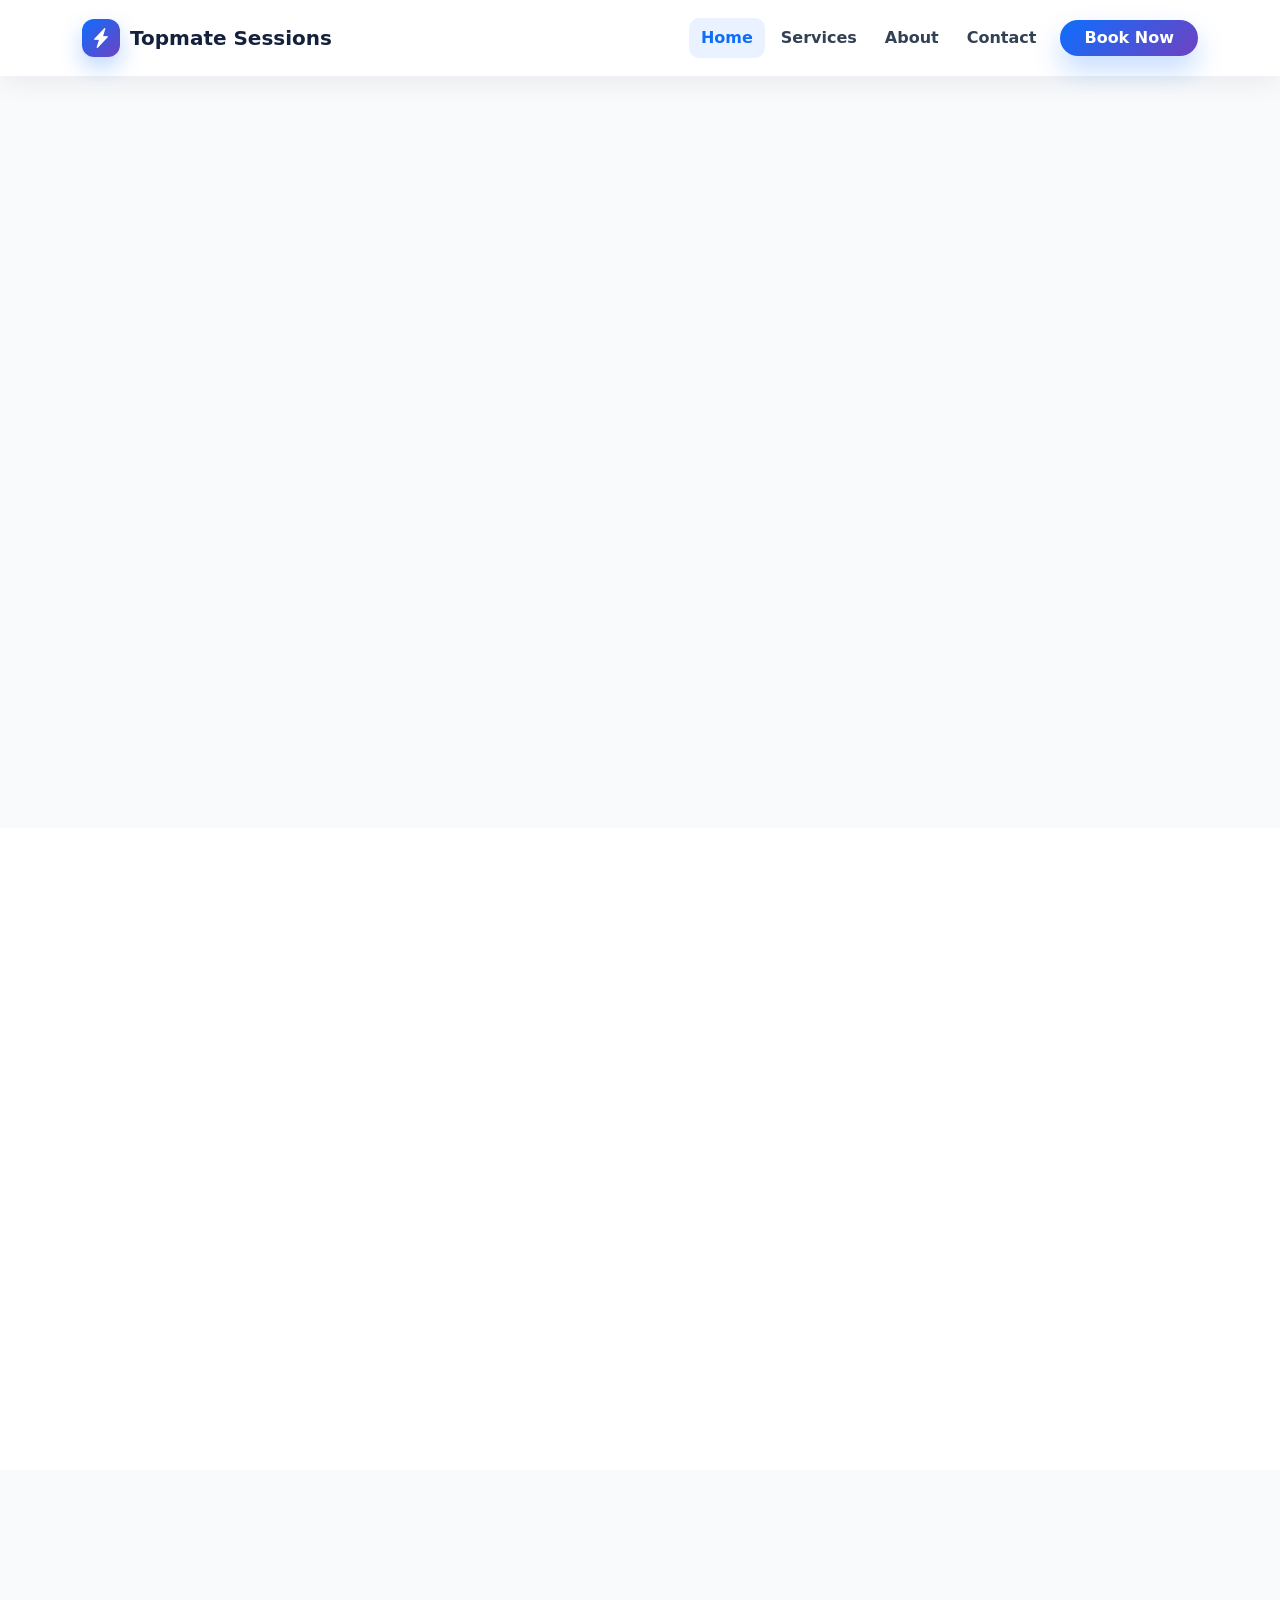
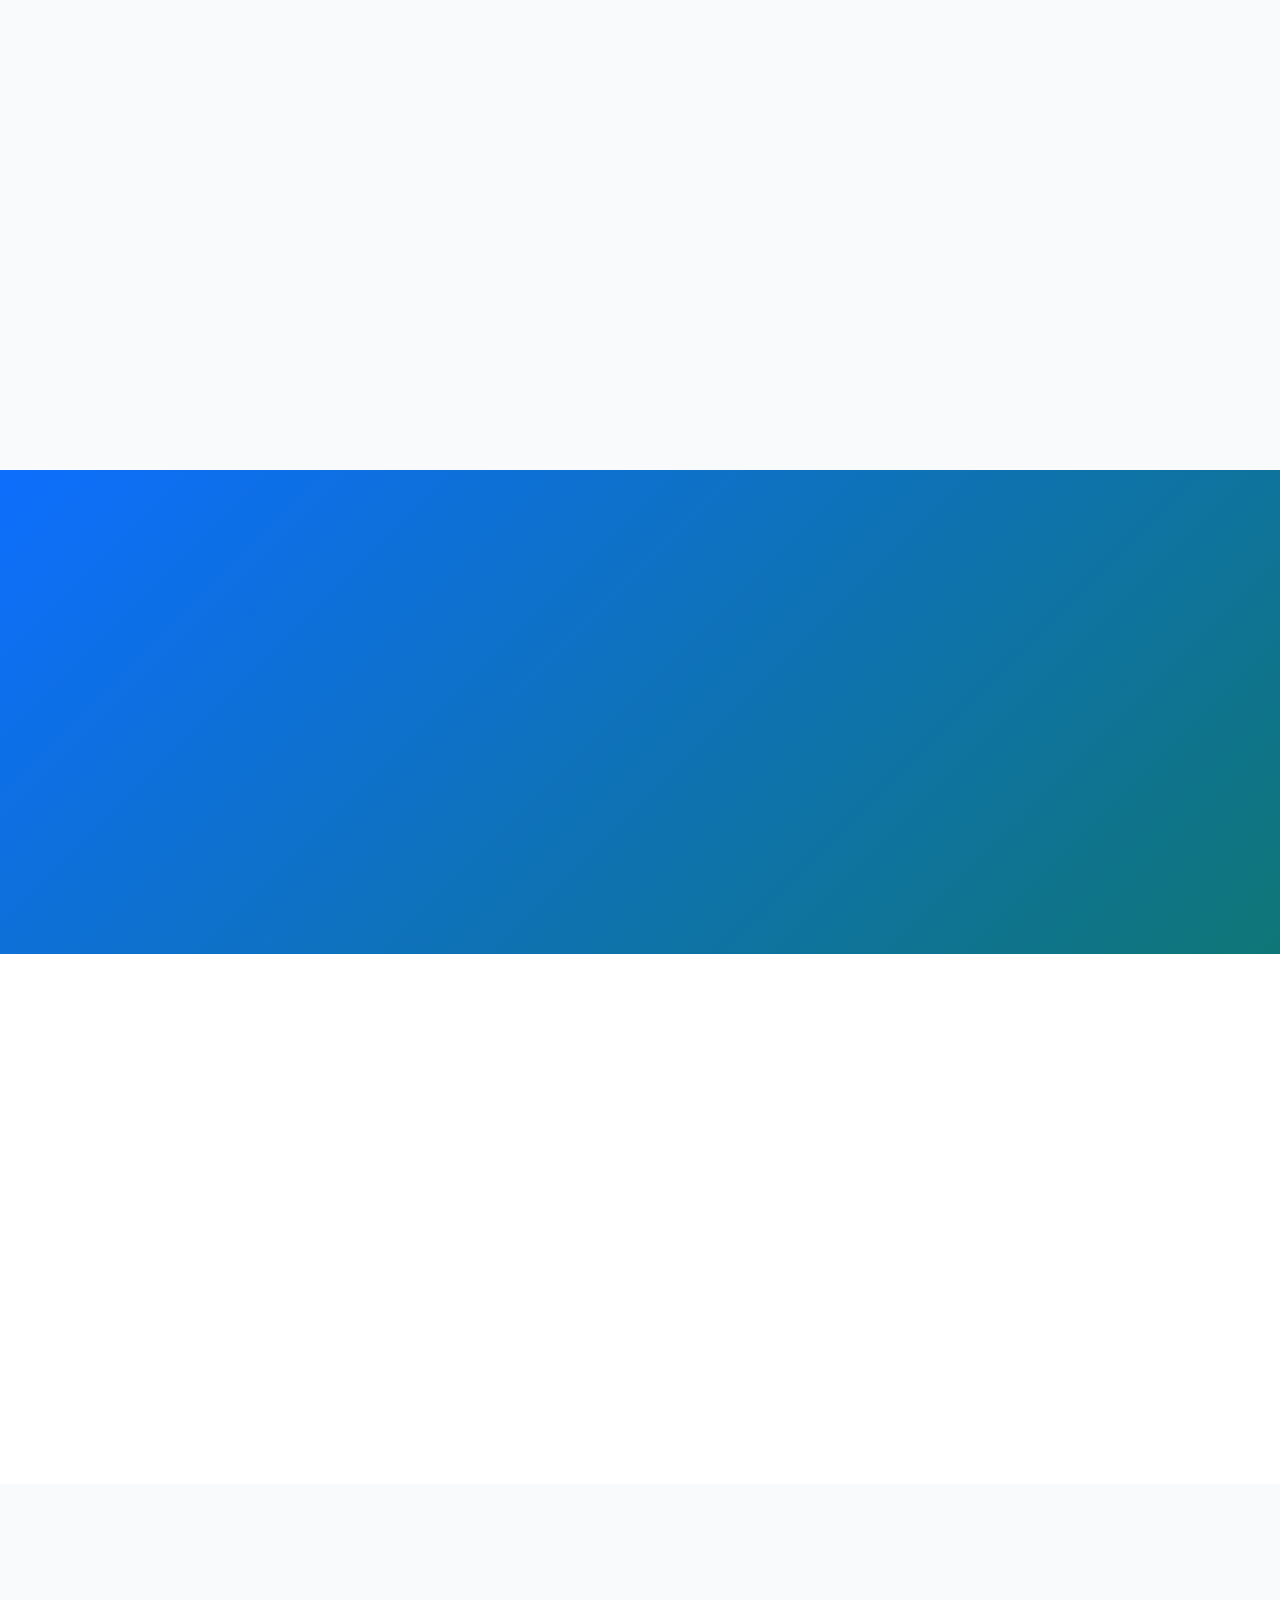
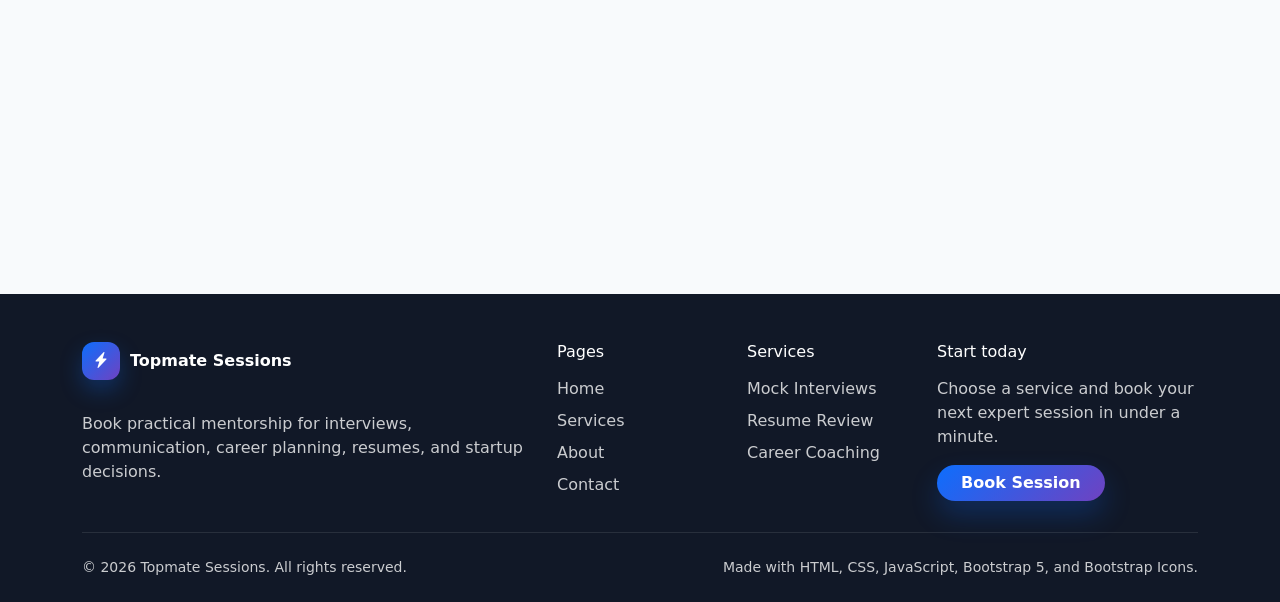
<file: index.html>
<!DOCTYPE html>
<html lang="en">
<head>
  <meta charset="UTF-8">
  <meta name="viewport" content="width=device-width, initial-scale=1.0">
  <meta http-equiv="refresh" content="0; url=Home.html">
  <title>Topmate Sessions</title>
</head>
<body>
  <p>Redirecting to <a href="Home.html">Topmate Sessions Home</a>.</p>
</body>
</html>
</file>
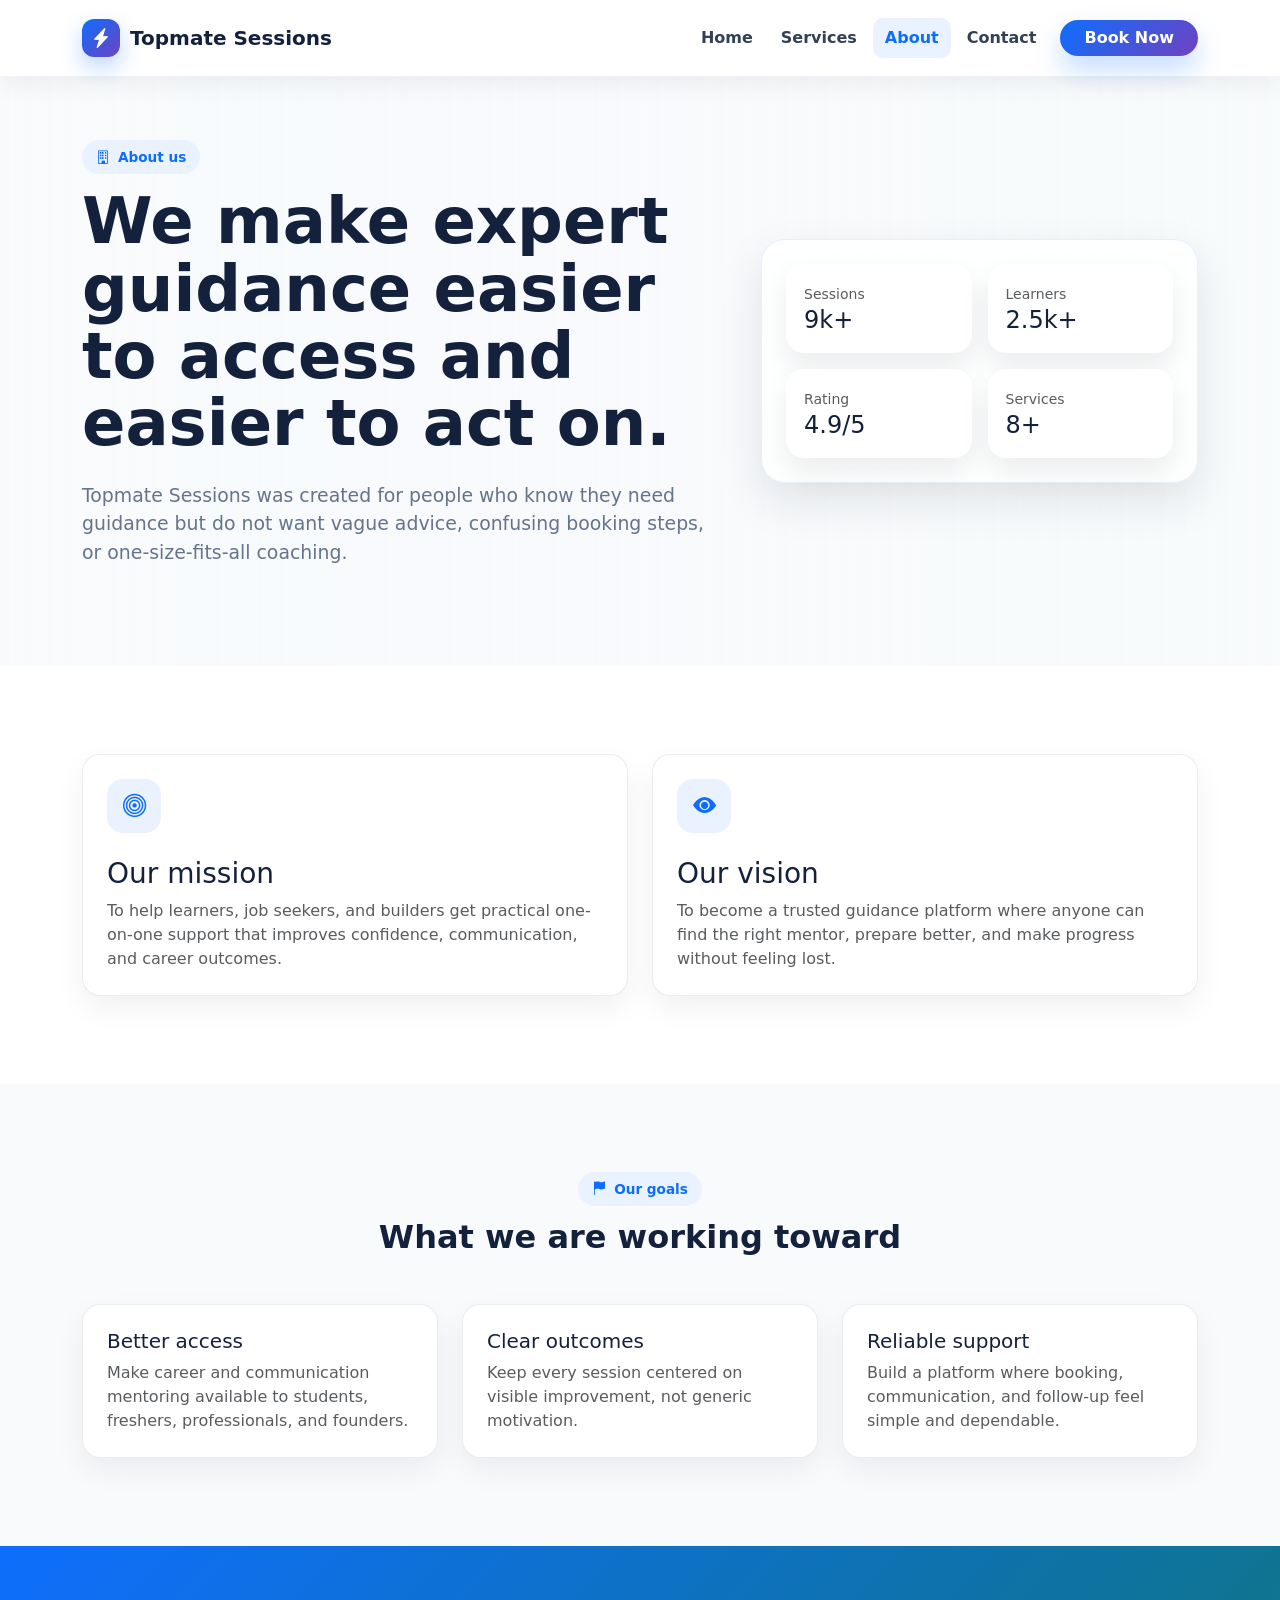
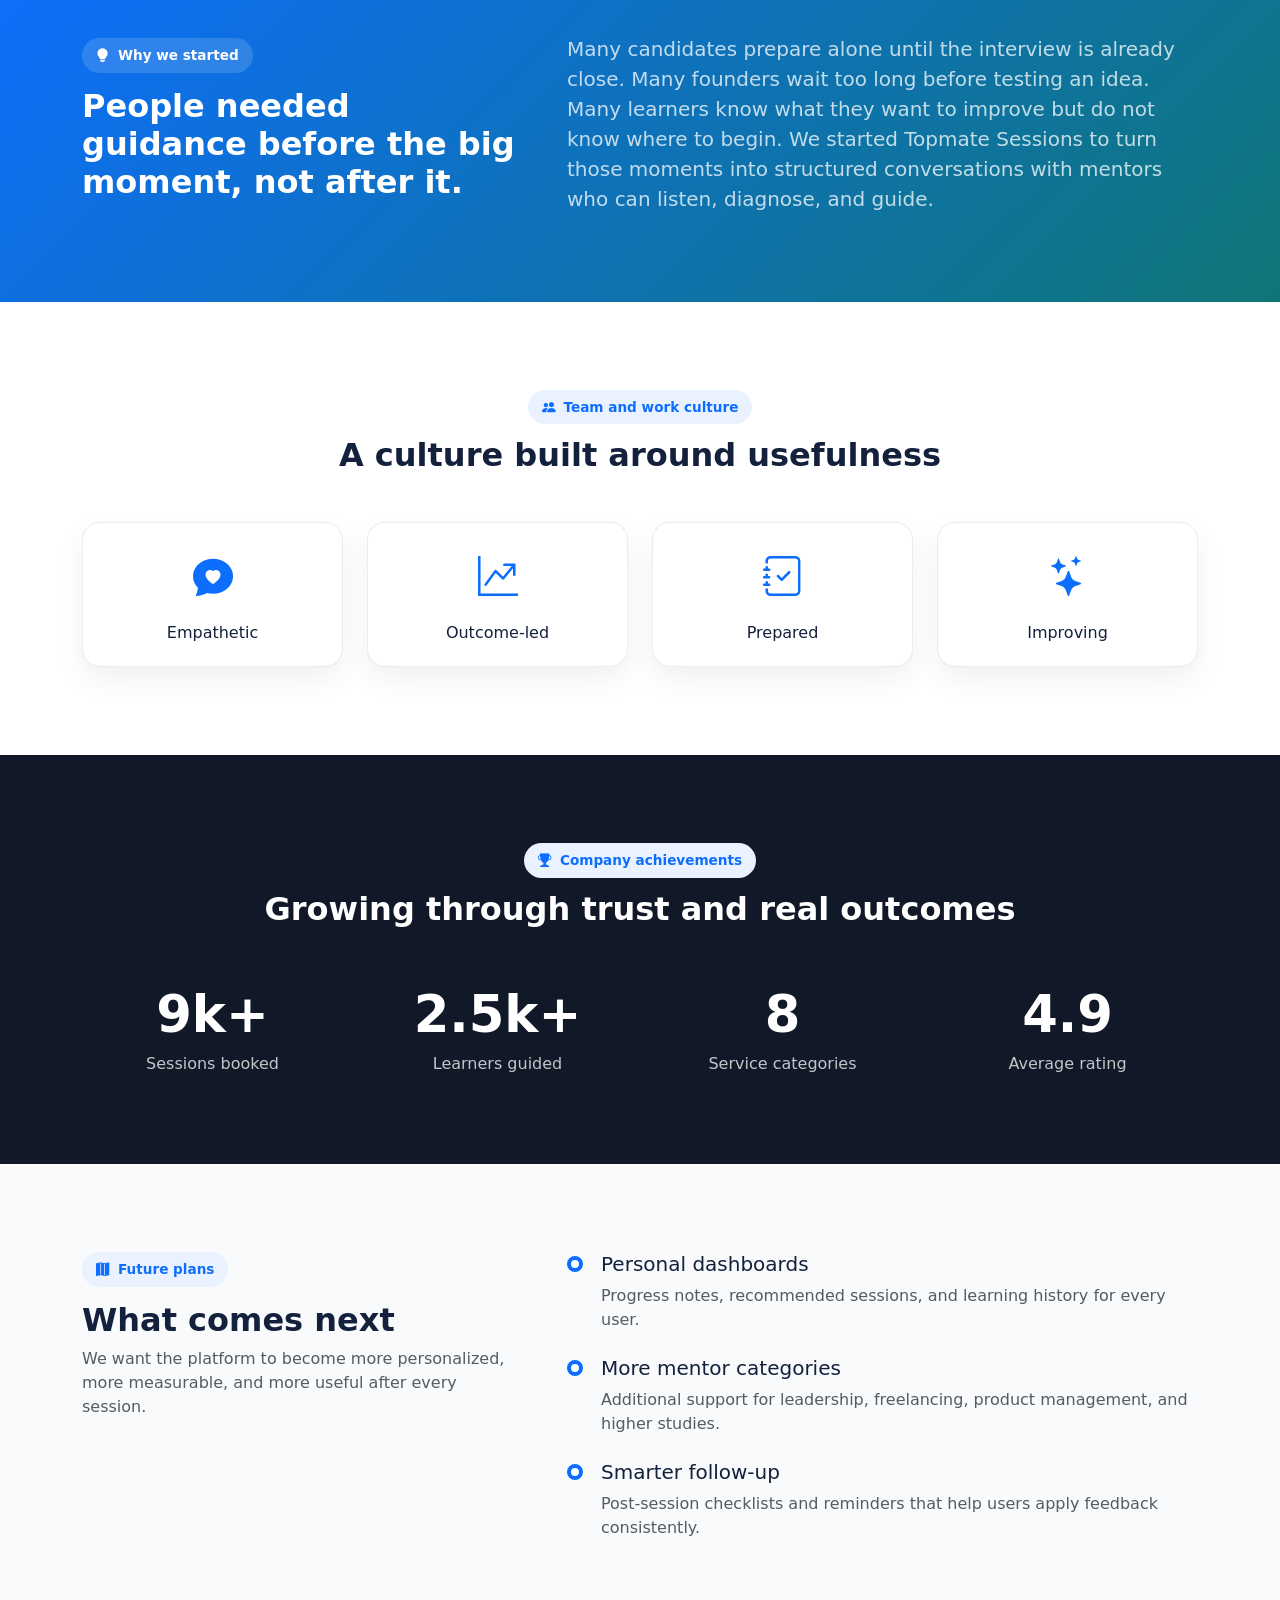
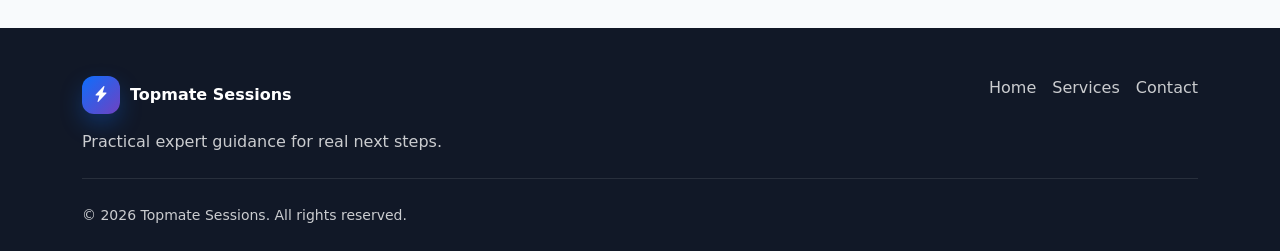
<file: About.html>
<!DOCTYPE html>
<html lang="en">
<head>
  <meta charset="UTF-8">
  <meta name="viewport" content="width=device-width, initial-scale=1.0">
  <title>Topmate Sessions - About</title>
  <link href="https://cdn.jsdelivr.net/npm/bootstrap@5.3.3/dist/css/bootstrap.min.css" rel="stylesheet">
  <link href="https://cdn.jsdelivr.net/npm/bootstrap-icons@1.11.3/font/bootstrap-icons.css" rel="stylesheet">
  <link href="assets/css/style.css" rel="stylesheet">
</head>
<body>
  <nav class="navbar navbar-expand-lg fixed-top">
    <div class="container">
      <a class="navbar-brand" href="Home.html"><span class="brand-mark"><i class="bi bi-lightning-charge-fill"></i></span>Topmate Sessions</a>
      <button class="navbar-toggler" type="button" data-bs-toggle="collapse" data-bs-target="#mainNav" aria-controls="mainNav" aria-expanded="false" aria-label="Toggle navigation"><span class="navbar-toggler-icon"></span></button>
      <div class="collapse navbar-collapse" id="mainNav">
        <ul class="navbar-nav ms-auto align-items-lg-center gap-lg-1 mt-3 mt-lg-0">
          <li class="nav-item"><a class="nav-link" href="Home.html">Home</a></li>
          <li class="nav-item"><a class="nav-link" href="Services.html">Services</a></li>
          <li class="nav-item"><a class="nav-link active" href="About.html">About</a></li>
          <li class="nav-item"><a class="nav-link" href="Contact.html">Contact</a></li>
          <li class="nav-item ms-lg-2"><a class="btn btn-gradient rounded-pill px-4" href="Services.html">Book Now</a></li>
        </ul>
      </div>
    </div>
  </nav>

  <header class="page-hero">
    <div class="container">
      <div class="row align-items-center g-5">
        <div class="col-lg-7 reveal">
          <span class="section-eyebrow"><i class="bi bi-building"></i> About us</span>
          <h1>We make expert guidance easier to access and easier to act on.</h1>
          <p class="mt-4">Topmate Sessions was created for people who know they need guidance but do not want vague advice, confusing booking steps, or one-size-fits-all coaching.</p>
        </div>
        <div class="col-lg-5 reveal">
          <div class="glass-panel">
            <div class="row g-3">
              <div class="col-6"><div class="info-tile"><small class="text-muted">Sessions</small><h4 class="mb-0">9k+</h4></div></div>
              <div class="col-6"><div class="info-tile"><small class="text-muted">Learners</small><h4 class="mb-0">2.5k+</h4></div></div>
              <div class="col-6"><div class="info-tile"><small class="text-muted">Rating</small><h4 class="mb-0">4.9/5</h4></div></div>
              <div class="col-6"><div class="info-tile"><small class="text-muted">Services</small><h4 class="mb-0">8+</h4></div></div>
            </div>
          </div>
        </div>
      </div>
    </div>
  </header>

  <section class="section-padding bg-white">
    <div class="container">
      <div class="row g-4">
        <div class="col-lg-6 reveal">
          <div class="value-card p-4">
            <div class="icon-box soft mb-4"><i class="bi bi-bullseye"></i></div>
            <h3>Our mission</h3>
            <p class="text-muted mb-0">To help learners, job seekers, and builders get practical one-on-one support that improves confidence, communication, and career outcomes.</p>
          </div>
        </div>
        <div class="col-lg-6 reveal">
          <div class="value-card p-4">
            <div class="icon-box soft mb-4"><i class="bi bi-eye-fill"></i></div>
            <h3>Our vision</h3>
            <p class="text-muted mb-0">To become a trusted guidance platform where anyone can find the right mentor, prepare better, and make progress without feeling lost.</p>
          </div>
        </div>
      </div>
    </div>
  </section>

  <section class="section-padding">
    <div class="container">
      <div class="text-center mb-5 reveal">
        <span class="section-eyebrow"><i class="bi bi-flag-fill"></i> Our goals</span>
        <h2 class="section-title">What we are working toward</h2>
      </div>
      <div class="row g-4">
        <div class="col-md-4 reveal"><div class="culture-card p-4"><h5>Better access</h5><p class="text-muted mb-0">Make career and communication mentoring available to students, freshers, professionals, and founders.</p></div></div>
        <div class="col-md-4 reveal"><div class="culture-card p-4"><h5>Clear outcomes</h5><p class="text-muted mb-0">Keep every session centered on visible improvement, not generic motivation.</p></div></div>
        <div class="col-md-4 reveal"><div class="culture-card p-4"><h5>Reliable support</h5><p class="text-muted mb-0">Build a platform where booking, communication, and follow-up feel simple and dependable.</p></div></div>
      </div>
    </div>
  </section>

  <section class="section-padding features-band">
    <div class="container">
      <div class="row align-items-center g-5">
        <div class="col-lg-5 reveal">
          <span class="section-eyebrow"><i class="bi bi-lightbulb-fill"></i> Why we started</span>
          <h2 class="fw-bold">People needed guidance before the big moment, not after it.</h2>
        </div>
        <div class="col-lg-7 reveal">
          <p class="fs-5 opacity-75 mb-0">Many candidates prepare alone until the interview is already close. Many founders wait too long before testing an idea. Many learners know what they want to improve but do not know where to begin. We started Topmate Sessions to turn those moments into structured conversations with mentors who can listen, diagnose, and guide.</p>
        </div>
      </div>
    </div>
  </section>

  <section class="section-padding bg-white">
    <div class="container">
      <div class="text-center mb-5 reveal">
        <span class="section-eyebrow"><i class="bi bi-people-fill"></i> Team and work culture</span>
        <h2 class="section-title">A culture built around usefulness</h2>
      </div>
      <div class="row g-4">
        <div class="col-md-3 col-6 reveal"><div class="culture-card p-4 text-center"><i class="bi bi-chat-heart-fill text-primary fs-1"></i><h6 class="mt-3 mb-0">Empathetic</h6></div></div>
        <div class="col-md-3 col-6 reveal"><div class="culture-card p-4 text-center"><i class="bi bi-graph-up-arrow text-primary fs-1"></i><h6 class="mt-3 mb-0">Outcome-led</h6></div></div>
        <div class="col-md-3 col-6 reveal"><div class="culture-card p-4 text-center"><i class="bi bi-journal-check text-primary fs-1"></i><h6 class="mt-3 mb-0">Prepared</h6></div></div>
        <div class="col-md-3 col-6 reveal"><div class="culture-card p-4 text-center"><i class="bi bi-stars text-primary fs-1"></i><h6 class="mt-3 mb-0">Improving</h6></div></div>
      </div>
    </div>
  </section>

  <section class="section-padding stat-band">
    <div class="container">
      <div class="text-center mb-5 reveal">
        <span class="section-eyebrow"><i class="bi bi-trophy-fill"></i> Company achievements</span>
        <h2 class="section-title text-white">Growing through trust and real outcomes</h2>
      </div>
      <div class="row g-4 text-center">
        <div class="col-md-3 col-6 reveal"><div class="stat-number">9k+</div><p class="mb-0 opacity-75">Sessions booked</p></div>
        <div class="col-md-3 col-6 reveal"><div class="stat-number">2.5k+</div><p class="mb-0 opacity-75">Learners guided</p></div>
        <div class="col-md-3 col-6 reveal"><div class="stat-number">8</div><p class="mb-0 opacity-75">Service categories</p></div>
        <div class="col-md-3 col-6 reveal"><div class="stat-number">4.9</div><p class="mb-0 opacity-75">Average rating</p></div>
      </div>
    </div>
  </section>

  <section class="section-padding">
    <div class="container">
      <div class="row g-5 align-items-start">
        <div class="col-lg-5 reveal">
          <span class="section-eyebrow"><i class="bi bi-map-fill"></i> Future plans</span>
          <h2 class="fw-bold">What comes next</h2>
          <p class="text-muted">We want the platform to become more personalized, more measurable, and more useful after every session.</p>
        </div>
        <div class="col-lg-7 reveal">
          <div class="d-grid gap-4">
            <div class="timeline-item"><h5>Personal dashboards</h5><p class="text-muted mb-0">Progress notes, recommended sessions, and learning history for every user.</p></div>
            <div class="timeline-item"><h5>More mentor categories</h5><p class="text-muted mb-0">Additional support for leadership, freelancing, product management, and higher studies.</p></div>
            <div class="timeline-item"><h5>Smarter follow-up</h5><p class="text-muted mb-0">Post-session checklists and reminders that help users apply feedback consistently.</p></div>
          </div>
        </div>
      </div>
    </div>
  </section>

  <footer class="footer pt-5 pb-4">
    <div class="container">
      <div class="d-flex flex-column flex-md-row justify-content-between gap-3">
        <div><a class="navbar-brand text-white" href="Home.html"><span class="brand-mark"><i class="bi bi-lightning-charge-fill"></i></span>Topmate Sessions</a><p class="mt-3 mb-0">Practical expert guidance for real next steps.</p></div>
        <div class="d-flex gap-3 align-items-start"><a href="Home.html">Home</a><a href="Services.html">Services</a><a href="Contact.html">Contact</a></div>
      </div>
      <hr class="border-secondary my-4">
      <small>&copy; 2026 Topmate Sessions. All rights reserved.</small>
    </div>
  </footer>

  <script src="https://cdn.jsdelivr.net/npm/bootstrap@5.3.3/dist/js/bootstrap.bundle.min.js"></script>
  <script src="assets/js/main.js"></script>
</body>
</html>
</file>
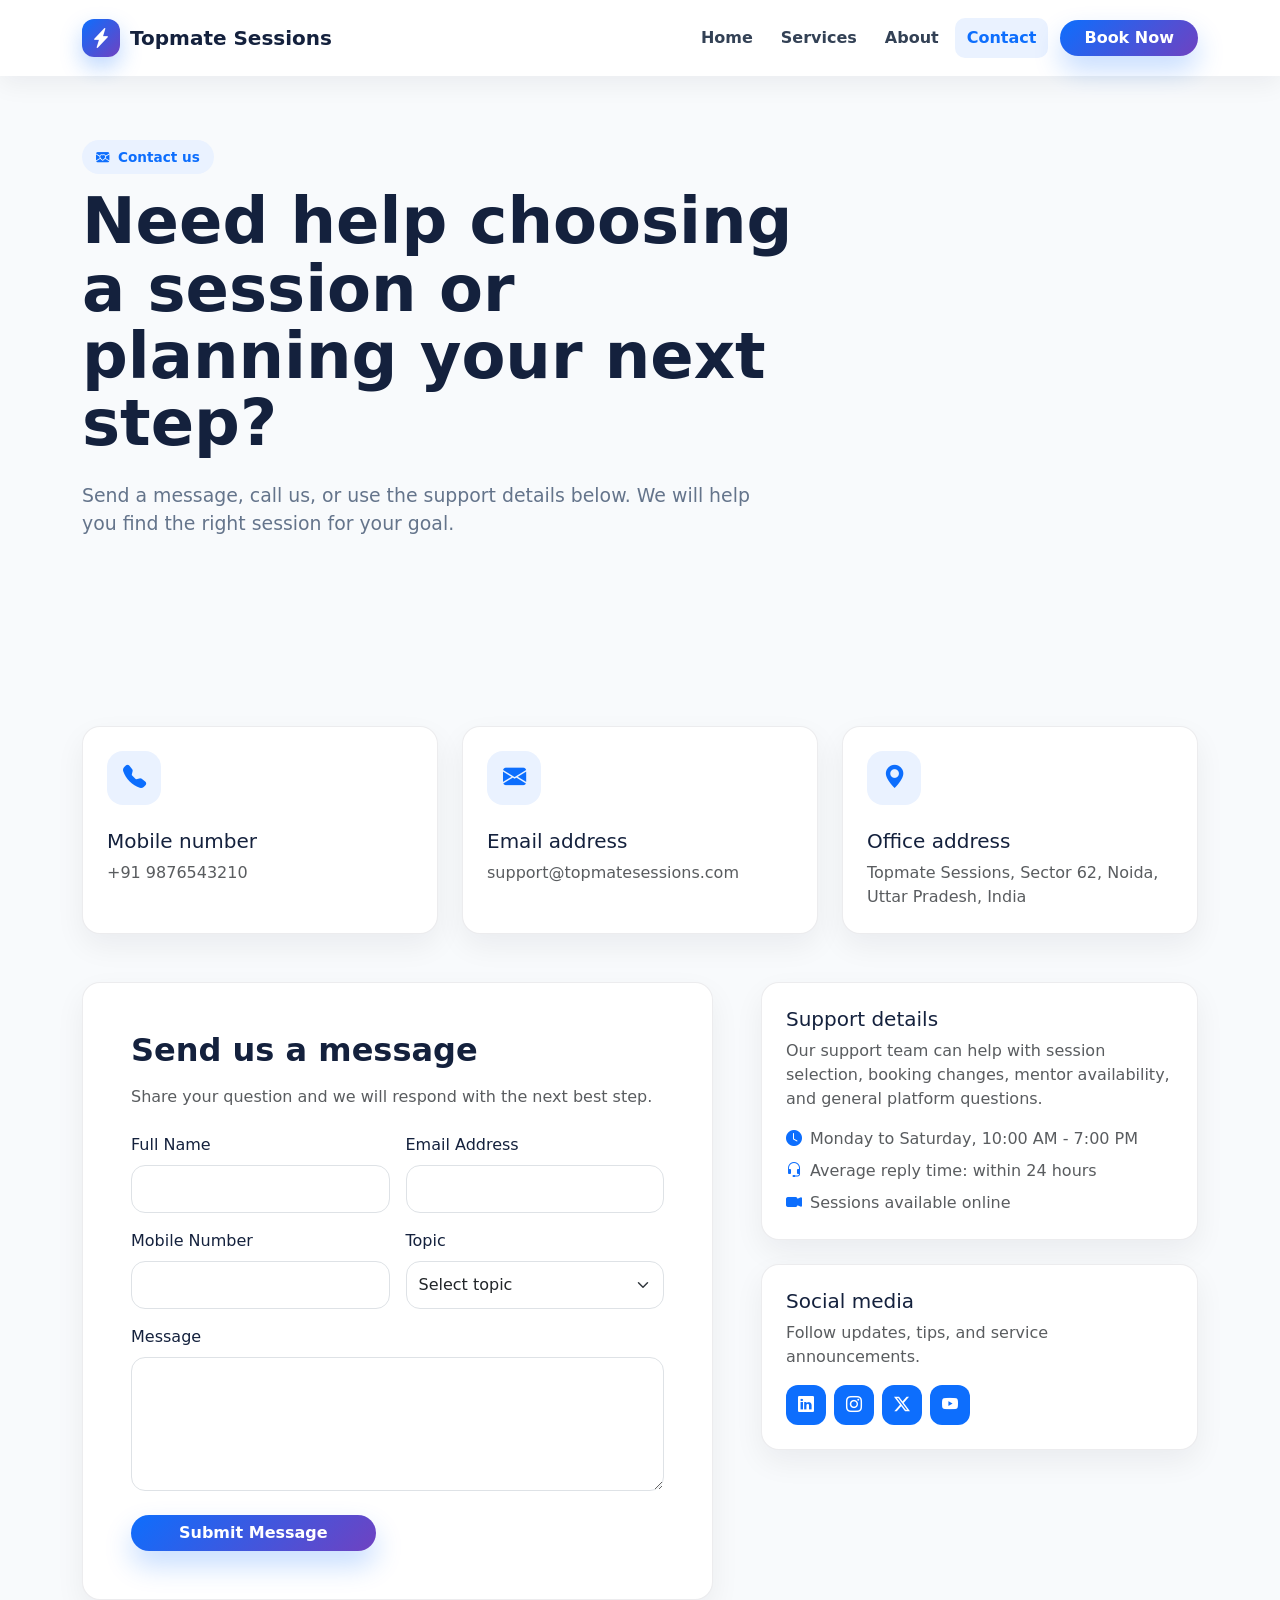
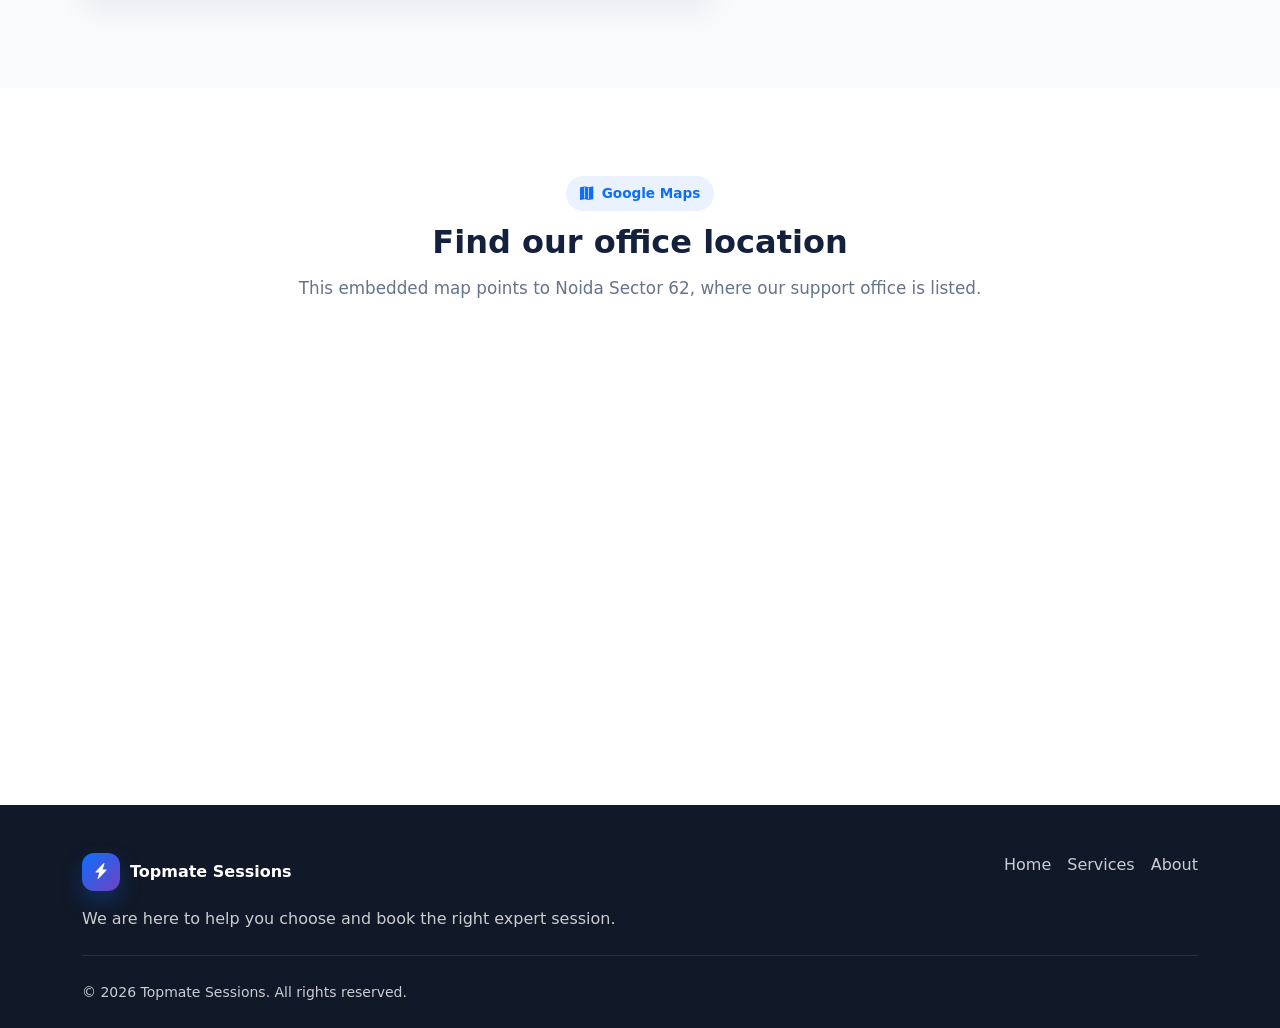
<file: Contact.html>
<!DOCTYPE html>
<html lang="en">
<head>
  <meta charset="UTF-8">
  <meta name="viewport" content="width=device-width, initial-scale=1.0">
  <title>Topmate Sessions - Contact</title>
  <link href="https://cdn.jsdelivr.net/npm/bootstrap@5.3.3/dist/css/bootstrap.min.css" rel="stylesheet">
  <link href="https://cdn.jsdelivr.net/npm/bootstrap-icons@1.11.3/font/bootstrap-icons.css" rel="stylesheet">
  <link href="assets/css/style.css" rel="stylesheet">
</head>
<body>
  <nav class="navbar navbar-expand-lg fixed-top">
    <div class="container">
      <a class="navbar-brand" href="Home.html"><span class="brand-mark"><i class="bi bi-lightning-charge-fill"></i></span>Topmate Sessions</a>
      <button class="navbar-toggler" type="button" data-bs-toggle="collapse" data-bs-target="#mainNav" aria-controls="mainNav" aria-expanded="false" aria-label="Toggle navigation"><span class="navbar-toggler-icon"></span></button>
      <div class="collapse navbar-collapse" id="mainNav">
        <ul class="navbar-nav ms-auto align-items-lg-center gap-lg-1 mt-3 mt-lg-0">
          <li class="nav-item"><a class="nav-link" href="Home.html">Home</a></li>
          <li class="nav-item"><a class="nav-link" href="Services.html">Services</a></li>
          <li class="nav-item"><a class="nav-link" href="About.html">About</a></li>
          <li class="nav-item"><a class="nav-link active" href="Contact.html">Contact</a></li>
          <li class="nav-item ms-lg-2"><a class="btn btn-gradient rounded-pill px-4" href="Services.html">Book Now</a></li>
        </ul>
      </div>
    </div>
  </nav>

  <header class="page-hero">
    <div class="container">
      <div class="reveal">
        <span class="section-eyebrow"><i class="bi bi-envelope-heart-fill"></i> Contact us</span>
        <h1>Need help choosing a session or planning your next step?</h1>
        <p class="mt-4">Send a message, call us, or use the support details below. We will help you find the right session for your goal.</p>
      </div>
    </div>
  </header>

  <section class="section-padding">
    <div class="container">
      <div class="row g-4 mb-5">
        <div class="col-md-4 reveal">
          <div class="contact-card p-4">
            <div class="icon-box soft mb-4"><i class="bi bi-telephone-fill"></i></div>
            <h5>Mobile number</h5>
            <p class="text-muted mb-0">+91 9876543210</p>
          </div>
        </div>
        <div class="col-md-4 reveal">
          <div class="contact-card p-4">
            <div class="icon-box soft mb-4"><i class="bi bi-envelope-fill"></i></div>
            <h5>Email address</h5>
            <p class="text-muted mb-0">support@topmatesessions.com</p>
          </div>
        </div>
        <div class="col-md-4 reveal">
          <div class="contact-card p-4">
            <div class="icon-box soft mb-4"><i class="bi bi-geo-alt-fill"></i></div>
            <h5>Office address</h5>
            <p class="text-muted mb-0">Topmate Sessions, Sector 62, Noida, Uttar Pradesh, India</p>
          </div>
        </div>
      </div>

      <div class="row g-5">
        <div class="col-lg-7 reveal">
          <div class="contact-card p-4 p-lg-5">
            <h2 class="fw-bold mb-3">Send us a message</h2>
            <p class="text-muted mb-4">Share your question and we will respond with the next best step.</p>
            <form class="needs-validation" id="contactForm" novalidate>
              <div class="row g-3">
                <div class="col-md-6">
                  <label for="fullName" class="form-label">Full Name</label>
                  <input type="text" class="form-control" id="fullName" required>
                  <div class="invalid-feedback">Please enter your name.</div>
                </div>
                <div class="col-md-6">
                  <label for="contactEmail" class="form-label">Email Address</label>
                  <input type="email" class="form-control" id="contactEmail" required>
                  <div class="invalid-feedback">Please enter a valid email.</div>
                </div>
                <div class="col-md-6">
                  <label for="contactPhone" class="form-label">Mobile Number</label>
                  <input type="tel" class="form-control" id="contactPhone" pattern="[0-9]{10}" required>
                  <div class="invalid-feedback">Please enter a valid 10-digit mobile number.</div>
                </div>
                <div class="col-md-6">
                  <label for="topic" class="form-label">Topic</label>
                  <select class="form-select" id="topic" required>
                    <option value="" selected disabled>Select topic</option>
                    <option>Booking support</option>
                    <option>Service recommendation</option>
                    <option>Payment question</option>
                    <option>Partnership</option>
                  </select>
                  <div class="invalid-feedback">Please select a topic.</div>
                </div>
                <div class="col-12">
                  <label for="message" class="form-label">Message</label>
                  <textarea class="form-control" id="message" rows="5" required></textarea>
                  <div class="invalid-feedback">Please enter your message.</div>
                </div>
              </div>
              <button type="submit" class="btn btn-gradient rounded-pill px-5 mt-4">Submit Message</button>
            </form>
          </div>
        </div>

        <div class="col-lg-5 reveal">
          <div class="d-grid gap-4">
            <div class="contact-card p-4">
              <h5>Support details</h5>
              <p class="text-muted mb-3">Our support team can help with session selection, booking changes, mentor availability, and general platform questions.</p>
              <div class="d-grid gap-2 text-muted">
                <span><i class="bi bi-clock-fill text-primary me-2"></i>Monday to Saturday, 10:00 AM - 7:00 PM</span>
                <span><i class="bi bi-headset text-primary me-2"></i>Average reply time: within 24 hours</span>
                <span><i class="bi bi-camera-video-fill text-primary me-2"></i>Sessions available online</span>
              </div>
            </div>
            <div class="contact-card p-4">
              <h5>Social media</h5>
              <p class="text-muted">Follow updates, tips, and service announcements.</p>
              <div class="d-flex gap-2">
                <a class="social-link bg-primary text-white" href="https://www.linkedin.com" aria-label="LinkedIn"><i class="bi bi-linkedin"></i></a>
                <a class="social-link bg-primary text-white" href="https://www.instagram.com" aria-label="Instagram"><i class="bi bi-instagram"></i></a>
                <a class="social-link bg-primary text-white" href="https://x.com" aria-label="Twitter X"><i class="bi bi-twitter-x"></i></a>
                <a class="social-link bg-primary text-white" href="https://www.youtube.com" aria-label="YouTube"><i class="bi bi-youtube"></i></a>
              </div>
            </div>
          </div>
        </div>
      </div>
    </div>
  </section>

  <section class="section-padding bg-white">
    <div class="container">
      <div class="text-center mb-5 reveal">
        <span class="section-eyebrow"><i class="bi bi-map-fill"></i> Google Maps</span>
        <h2 class="section-title">Find our office location</h2>
        <p class="section-copy">This embedded map points to Noida Sector 62, where our support office is listed.</p>
      </div>
      <div class="reveal">
        <iframe class="map-frame" title="Topmate Sessions office map" loading="lazy" allowfullscreen src="https://www.google.com/maps?q=Sector%2062%20Noida%20Uttar%20Pradesh%20India&output=embed"></iframe>
      </div>
    </div>
  </section>

  <footer class="footer pt-5 pb-4">
    <div class="container">
      <div class="d-flex flex-column flex-md-row justify-content-between gap-3">
        <div><a class="navbar-brand text-white" href="Home.html"><span class="brand-mark"><i class="bi bi-lightning-charge-fill"></i></span>Topmate Sessions</a><p class="mt-3 mb-0">We are here to help you choose and book the right expert session.</p></div>
        <div class="d-flex gap-3 align-items-start"><a href="Home.html">Home</a><a href="Services.html">Services</a><a href="About.html">About</a></div>
      </div>
      <hr class="border-secondary my-4">
      <small>&copy; 2026 Topmate Sessions. All rights reserved.</small>
    </div>
  </footer>

  <div class="position-fixed top-0 end-0 p-3" style="z-index: 1080">
    <div id="contactToast" class="toast align-items-center text-bg-success border-0" role="alert" aria-live="assertive" aria-atomic="true">
      <div class="d-flex">
        <div class="toast-body"><i class="bi bi-check-circle-fill me-2"></i>Your message has been submitted successfully.</div>
        <button type="button" class="btn-close btn-close-white me-2 m-auto" data-bs-dismiss="toast" aria-label="Close"></button>
      </div>
    </div>
  </div>

  <script src="https://cdn.jsdelivr.net/npm/bootstrap@5.3.3/dist/js/bootstrap.bundle.min.js"></script>
  <script src="assets/js/main.js"></script>
  <script>
    const contactForm = document.getElementById("contactForm");
    const contactToast = new bootstrap.Toast(document.getElementById("contactToast"), { delay: 3500 });

    contactForm.addEventListener("submit", (event) => {
      event.preventDefault();
      event.stopPropagation();

      if (!contactForm.checkValidity()) {
        contactForm.classList.add("was-validated");
        return;
      }

      contactToast.show();
      contactForm.reset();
      contactForm.classList.remove("was-validated");
    });
  </script>
</body>
</html>
</file>
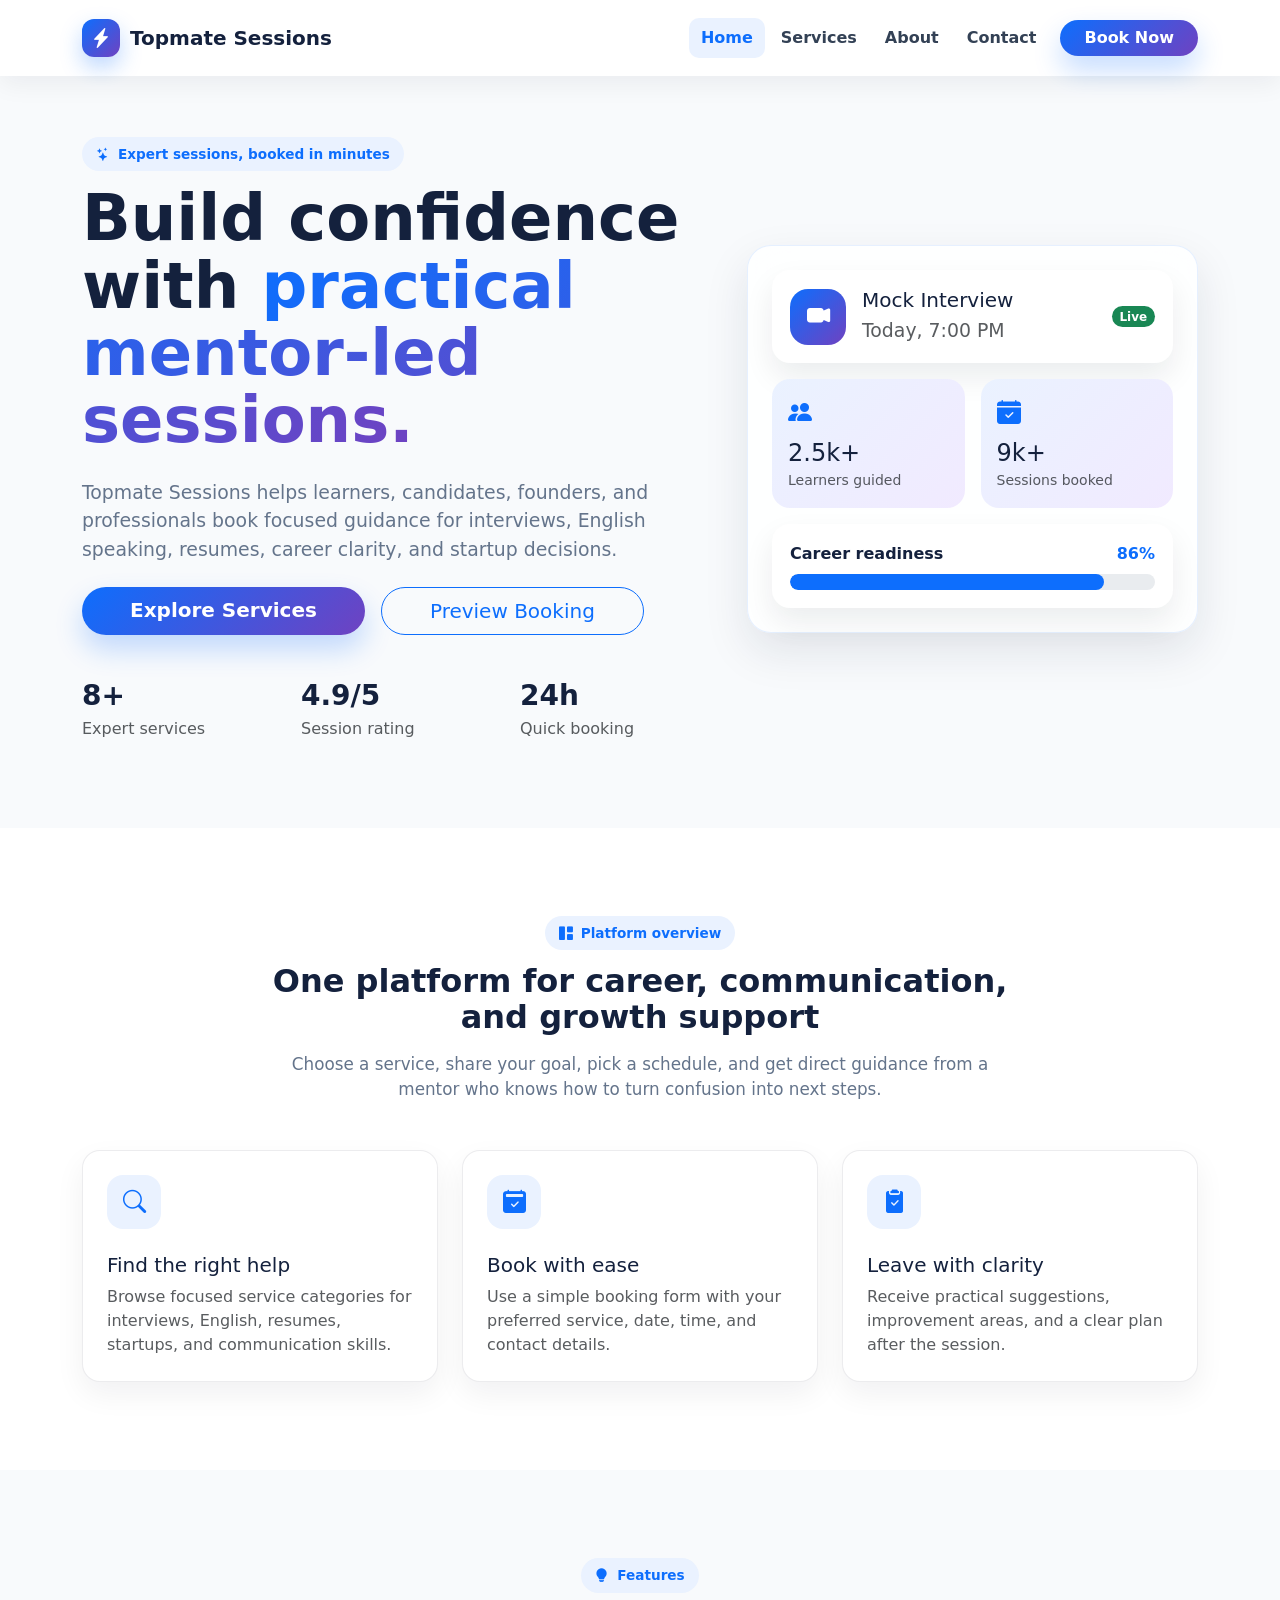
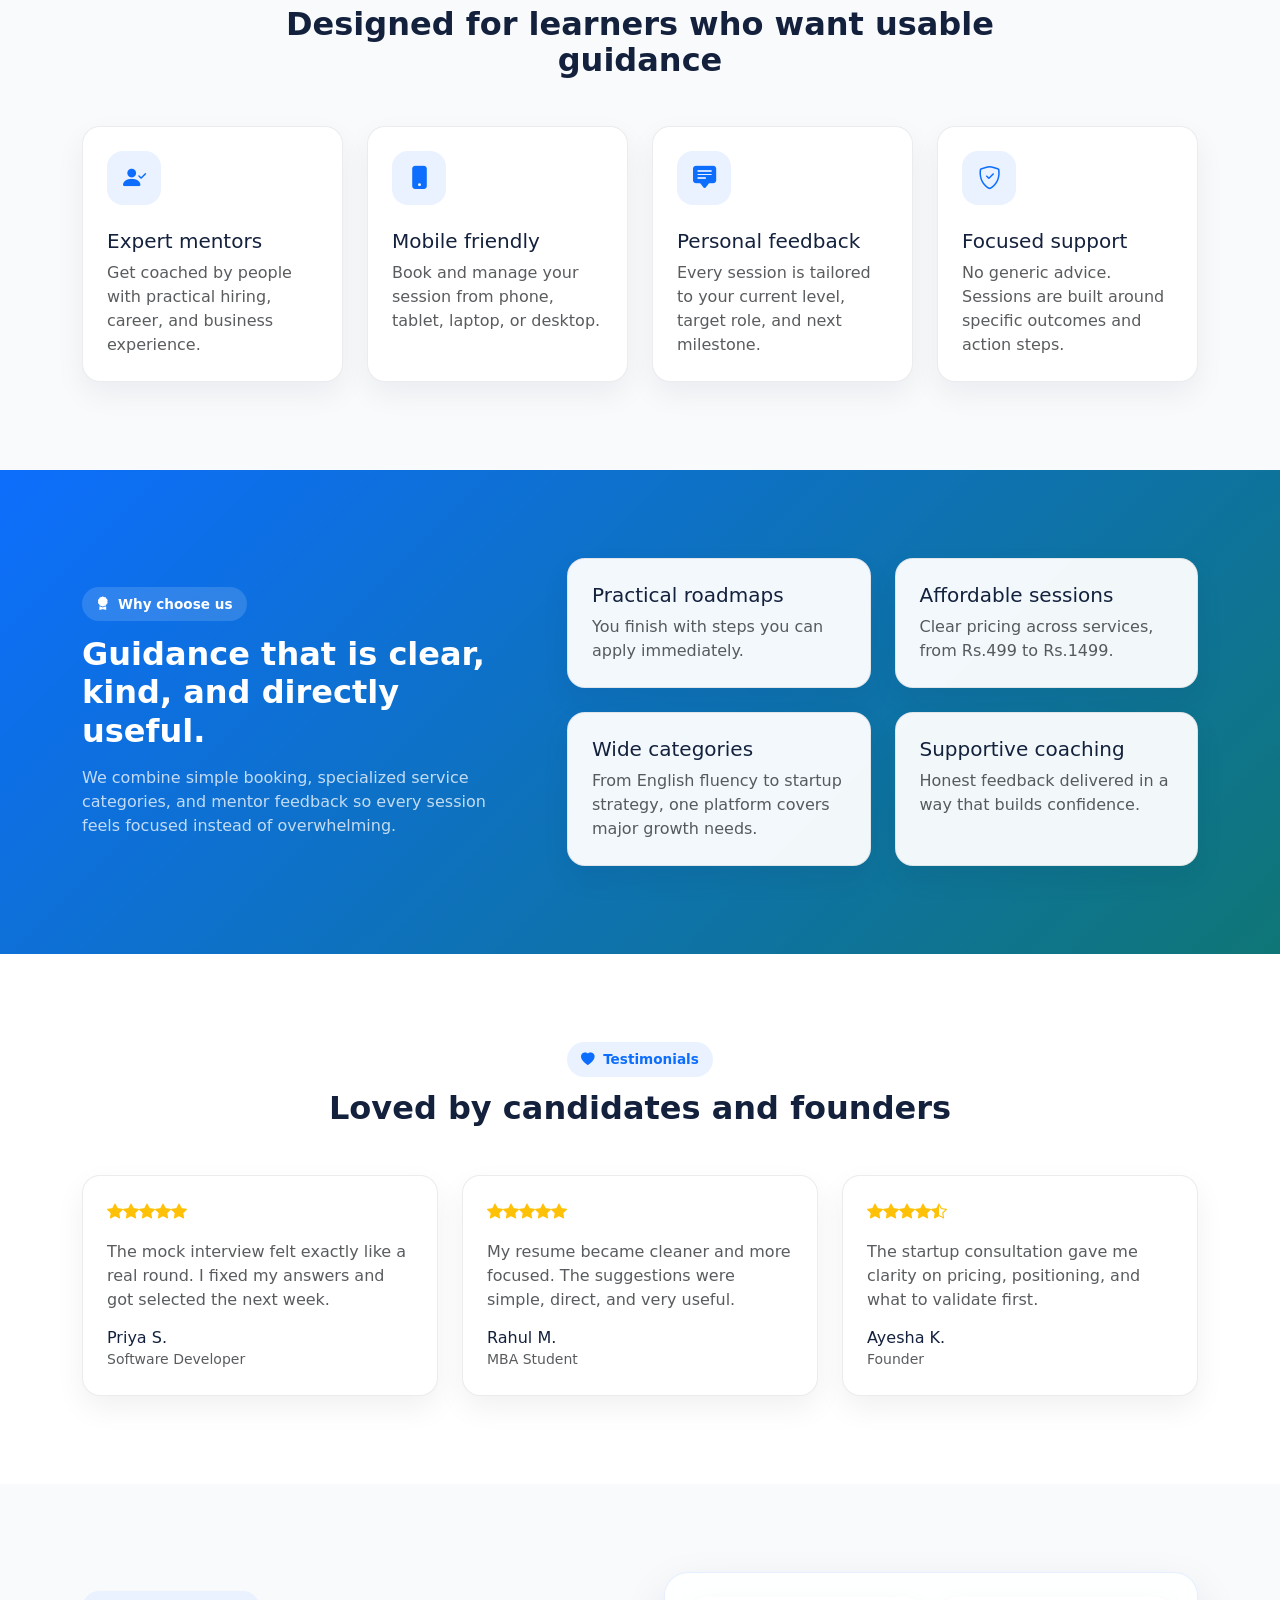
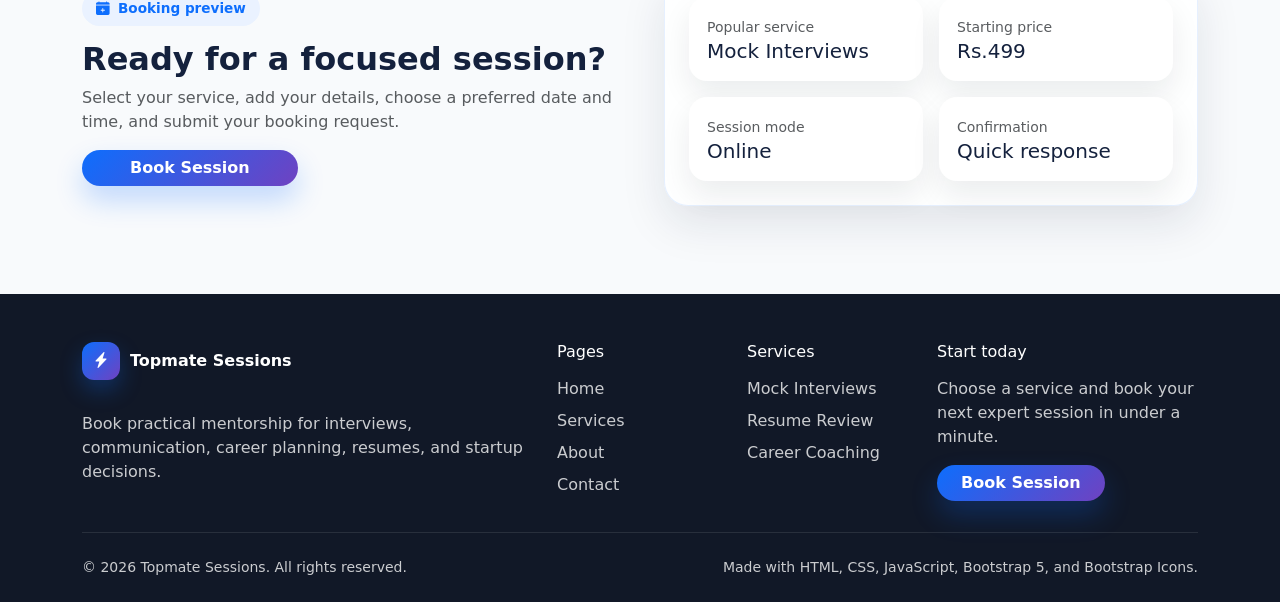
<file: Home.html>
<!DOCTYPE html>
<html lang="en">
<head>
  <meta charset="UTF-8">
  <meta name="viewport" content="width=device-width, initial-scale=1.0">
  <title>Topmate Sessions - Home</title>
  <link href="https://cdn.jsdelivr.net/npm/bootstrap@5.3.3/dist/css/bootstrap.min.css" rel="stylesheet">
  <link href="https://cdn.jsdelivr.net/npm/bootstrap-icons@1.11.3/font/bootstrap-icons.css" rel="stylesheet">
  <link href="assets/css/style.css" rel="stylesheet">
</head>
<body>
  <nav class="navbar navbar-expand-lg fixed-top">
    <div class="container">
      <a class="navbar-brand" href="Home.html"><span class="brand-mark"><i class="bi bi-lightning-charge-fill"></i></span>Topmate Sessions</a>
      <button class="navbar-toggler" type="button" data-bs-toggle="collapse" data-bs-target="#mainNav" aria-controls="mainNav" aria-expanded="false" aria-label="Toggle navigation">
        <span class="navbar-toggler-icon"></span>
      </button>
      <div class="collapse navbar-collapse" id="mainNav">
        <ul class="navbar-nav ms-auto align-items-lg-center gap-lg-1 mt-3 mt-lg-0">
          <li class="nav-item"><a class="nav-link active" href="Home.html">Home</a></li>
          <li class="nav-item"><a class="nav-link" href="Services.html">Services</a></li>
          <li class="nav-item"><a class="nav-link" href="About.html">About</a></li>
          <li class="nav-item"><a class="nav-link" href="Contact.html">Contact</a></li>
          <li class="nav-item ms-lg-2"><button class="btn btn-gradient rounded-pill px-4 book-btn">Book Now</button></li>
        </ul>
      </div>
    </div>
  </nav>

  <header class="hero">
    <div class="container">
      <div class="row align-items-center">
        <div class="col-lg-7 reveal">
          <span class="section-eyebrow"><i class="bi bi-stars"></i> Expert sessions, booked in minutes</span>
          <h1>Build confidence with <span class="gradient-text">practical mentor-led sessions.</span></h1>
          <p class="mt-4">Topmate Sessions helps learners, candidates, founders, and professionals book focused guidance for interviews, English speaking, resumes, career clarity, and startup decisions.</p>
          <div class="hero-actions d-flex flex-column flex-sm-row gap-3 mt-4">
            <a href="Services.html" class="btn btn-gradient btn-lg rounded-pill px-5">Explore Services</a>
            <a href="#booking-preview" class="btn btn-outline-primary btn-lg rounded-pill px-5">Preview Booking</a>
          </div>
          <div class="row g-3 mt-4">
            <div class="col-6 col-md-4"><strong class="fs-3 d-block">8+</strong><span class="text-muted">Expert services</span></div>
            <div class="col-6 col-md-4"><strong class="fs-3 d-block">4.9/5</strong><span class="text-muted">Session rating</span></div>
            <div class="col-12 col-md-4"><strong class="fs-3 d-block">24h</strong><span class="text-muted">Quick booking</span></div>
          </div>
        </div>
        <div class="col-lg-5 reveal">
          <div class="hero-panel">
            <div class="session-preview mb-3">
              <div class="d-flex align-items-center gap-3">
                <div class="session-avatar"><i class="bi bi-camera-video-fill"></i></div>
                <div>
                  <h5 class="mb-1">Mock Interview</h5>
                  <p class="text-muted mb-0">Today, 7:00 PM</p>
                </div>
                <span class="badge rounded-pill text-bg-success ms-auto">Live</span>
              </div>
            </div>
            <div class="row g-3">
              <div class="col-6"><div class="metric-card"><i class="bi bi-people-fill text-primary fs-4"></i><h4 class="mt-2 mb-0">2.5k+</h4><small class="text-muted">Learners guided</small></div></div>
              <div class="col-6"><div class="metric-card"><i class="bi bi-calendar-check-fill text-primary fs-4"></i><h4 class="mt-2 mb-0">9k+</h4><small class="text-muted">Sessions booked</small></div></div>
              <div class="col-12">
                <div class="session-preview">
                  <div class="d-flex justify-content-between align-items-center mb-2"><span class="fw-bold">Career readiness</span><span class="text-primary fw-bold">86%</span></div>
                  <div class="progress rounded-pill" role="progressbar" aria-label="Career readiness" aria-valuenow="86" aria-valuemin="0" aria-valuemax="100">
                    <div class="progress-bar rounded-pill" style="width: 86%"></div>
                  </div>
                </div>
              </div>
            </div>
          </div>
        </div>
      </div>
    </div>
  </header>

  <section class="section-padding bg-white">
    <div class="container">
      <div class="text-center mb-5 reveal">
        <span class="section-eyebrow"><i class="bi bi-grid-1x2-fill"></i> Platform overview</span>
        <h2 class="section-title">One platform for career, communication, and growth support</h2>
        <p class="section-copy">Choose a service, share your goal, pick a schedule, and get direct guidance from a mentor who knows how to turn confusion into next steps.</p>
      </div>
      <div class="row g-4">
        <div class="col-md-4 reveal"><div class="feature-card p-4"><div class="icon-box soft mb-4"><i class="bi bi-search"></i></div><h5>Find the right help</h5><p class="text-muted mb-0">Browse focused service categories for interviews, English, resumes, startups, and communication skills.</p></div></div>
        <div class="col-md-4 reveal"><div class="feature-card p-4"><div class="icon-box soft mb-4"><i class="bi bi-calendar2-check-fill"></i></div><h5>Book with ease</h5><p class="text-muted mb-0">Use a simple booking form with your preferred service, date, time, and contact details.</p></div></div>
        <div class="col-md-4 reveal"><div class="feature-card p-4"><div class="icon-box soft mb-4"><i class="bi bi-clipboard2-check-fill"></i></div><h5>Leave with clarity</h5><p class="text-muted mb-0">Receive practical suggestions, improvement areas, and a clear plan after the session.</p></div></div>
      </div>
    </div>
  </section>

  <section class="section-padding">
    <div class="container">
      <div class="text-center mb-5 reveal">
        <span class="section-eyebrow"><i class="bi bi-lightbulb-fill"></i> Features</span>
        <h2 class="section-title">Designed for learners who want usable guidance</h2>
      </div>
      <div class="row g-4">
        <div class="col-md-6 col-lg-3 reveal"><div class="feature-card p-4"><div class="icon-box soft mb-4"><i class="bi bi-person-check-fill"></i></div><h5>Expert mentors</h5><p class="text-muted mb-0">Get coached by people with practical hiring, career, and business experience.</p></div></div>
        <div class="col-md-6 col-lg-3 reveal"><div class="feature-card p-4"><div class="icon-box soft mb-4"><i class="bi bi-phone-fill"></i></div><h5>Mobile friendly</h5><p class="text-muted mb-0">Book and manage your session from phone, tablet, laptop, or desktop.</p></div></div>
        <div class="col-md-6 col-lg-3 reveal"><div class="feature-card p-4"><div class="icon-box soft mb-4"><i class="bi bi-chat-square-text-fill"></i></div><h5>Personal feedback</h5><p class="text-muted mb-0">Every session is tailored to your current level, target role, and next milestone.</p></div></div>
        <div class="col-md-6 col-lg-3 reveal"><div class="feature-card p-4"><div class="icon-box soft mb-4"><i class="bi bi-shield-check"></i></div><h5>Focused support</h5><p class="text-muted mb-0">No generic advice. Sessions are built around specific outcomes and action steps.</p></div></div>
      </div>
    </div>
  </section>

  <section class="section-padding features-band">
    <div class="container">
      <div class="row align-items-center g-5">
        <div class="col-lg-5 reveal">
          <span class="section-eyebrow"><i class="bi bi-award-fill"></i> Why choose us</span>
          <h2 class="fw-bold">Guidance that is clear, kind, and directly useful.</h2>
          <p class="mt-3 mb-0 opacity-75">We combine simple booking, specialized service categories, and mentor feedback so every session feels focused instead of overwhelming.</p>
        </div>
        <div class="col-lg-7">
          <div class="row g-4">
            <div class="col-md-6 reveal"><div class="feature-card p-4"><h5>Practical roadmaps</h5><p class="text-muted mb-0">You finish with steps you can apply immediately.</p></div></div>
            <div class="col-md-6 reveal"><div class="feature-card p-4"><h5>Affordable sessions</h5><p class="text-muted mb-0">Clear pricing across services, from Rs.499 to Rs.1499.</p></div></div>
            <div class="col-md-6 reveal"><div class="feature-card p-4"><h5>Wide categories</h5><p class="text-muted mb-0">From English fluency to startup strategy, one platform covers major growth needs.</p></div></div>
            <div class="col-md-6 reveal"><div class="feature-card p-4"><h5>Supportive coaching</h5><p class="text-muted mb-0">Honest feedback delivered in a way that builds confidence.</p></div></div>
          </div>
        </div>
      </div>
    </div>
  </section>

  <section class="section-padding bg-white">
    <div class="container">
      <div class="text-center mb-5 reveal">
        <span class="section-eyebrow"><i class="bi bi-heart-fill"></i> Testimonials</span>
        <h2 class="section-title">Loved by candidates and founders</h2>
      </div>
      <div class="row g-4">
        <div class="col-md-4 reveal"><div class="testimonial-card p-4"><div class="text-warning mb-3"><i class="bi bi-star-fill"></i><i class="bi bi-star-fill"></i><i class="bi bi-star-fill"></i><i class="bi bi-star-fill"></i><i class="bi bi-star-fill"></i></div><p class="text-muted">The mock interview felt exactly like a real round. I fixed my answers and got selected the next week.</p><h6 class="mb-0">Priya S.</h6><small class="text-muted">Software Developer</small></div></div>
        <div class="col-md-4 reveal"><div class="testimonial-card p-4"><div class="text-warning mb-3"><i class="bi bi-star-fill"></i><i class="bi bi-star-fill"></i><i class="bi bi-star-fill"></i><i class="bi bi-star-fill"></i><i class="bi bi-star-fill"></i></div><p class="text-muted">My resume became cleaner and more focused. The suggestions were simple, direct, and very useful.</p><h6 class="mb-0">Rahul M.</h6><small class="text-muted">MBA Student</small></div></div>
        <div class="col-md-4 reveal"><div class="testimonial-card p-4"><div class="text-warning mb-3"><i class="bi bi-star-fill"></i><i class="bi bi-star-fill"></i><i class="bi bi-star-fill"></i><i class="bi bi-star-fill"></i><i class="bi bi-star-half"></i></div><p class="text-muted">The startup consultation gave me clarity on pricing, positioning, and what to validate first.</p><h6 class="mb-0">Ayesha K.</h6><small class="text-muted">Founder</small></div></div>
      </div>
    </div>
  </section>

  <section class="section-padding" id="booking-preview">
    <div class="container">
      <div class="row align-items-center g-5">
        <div class="col-lg-6 reveal">
          <span class="section-eyebrow"><i class="bi bi-calendar-plus-fill"></i> Booking preview</span>
          <h2 class="fw-bold">Ready for a focused session?</h2>
          <p class="text-muted">Select your service, add your details, choose a preferred date and time, and submit your booking request.</p>
          <button class="btn btn-gradient rounded-pill px-5 book-btn">Book Session</button>
        </div>
        <div class="col-lg-6 reveal">
          <div class="glass-panel">
            <div class="row g-3">
              <div class="col-sm-6"><div class="info-tile"><small class="text-muted">Popular service</small><h5 class="mb-0">Mock Interviews</h5></div></div>
              <div class="col-sm-6"><div class="info-tile"><small class="text-muted">Starting price</small><h5 class="mb-0">Rs.499</h5></div></div>
              <div class="col-sm-6"><div class="info-tile"><small class="text-muted">Session mode</small><h5 class="mb-0">Online</h5></div></div>
              <div class="col-sm-6"><div class="info-tile"><small class="text-muted">Confirmation</small><h5 class="mb-0">Quick response</h5></div></div>
            </div>
          </div>
        </div>
      </div>
    </div>
  </section>

  <footer class="footer pt-5 pb-4">
    <div class="container">
      <div class="row g-4">
        <div class="col-lg-5"><a class="navbar-brand text-white mb-3" href="Home.html"><span class="brand-mark"><i class="bi bi-lightning-charge-fill"></i></span>Topmate Sessions</a><p class="mt-3 mb-4">Book practical mentorship for interviews, communication, career planning, resumes, and startup decisions.</p></div>
        <div class="col-6 col-lg-2"><h6 class="text-white mb-3">Pages</h6><div class="d-grid gap-2"><a href="Home.html">Home</a><a href="Services.html">Services</a><a href="About.html">About</a><a href="Contact.html">Contact</a></div></div>
        <div class="col-6 col-lg-2"><h6 class="text-white mb-3">Services</h6><div class="d-grid gap-2"><a href="Services.html">Mock Interviews</a><a href="Services.html">Resume Review</a><a href="Services.html">Career Coaching</a></div></div>
        <div class="col-lg-3"><h6 class="text-white mb-3">Start today</h6><p>Choose a service and book your next expert session in under a minute.</p><button class="btn btn-gradient rounded-pill px-4 book-btn">Book Session</button></div>
      </div>
      <hr class="border-secondary my-4">
      <div class="d-flex flex-column flex-md-row justify-content-between gap-2"><small>&copy; 2026 Topmate Sessions. All rights reserved.</small><small>Made with HTML, CSS, JavaScript, Bootstrap 5, and Bootstrap Icons.</small></div>
    </div>
  </footer>

  <div class="modal fade" id="bookingModal" tabindex="-1" aria-labelledby="bookingModalLabel" aria-hidden="true">
    <div class="modal-dialog modal-dialog-centered modal-lg">
      <div class="modal-content">
        <div class="modal-header p-4"><div><h2 class="modal-title fs-4" id="bookingModalLabel">Book a Session</h2><p class="mb-0 opacity-75">Share your details and preferred schedule.</p></div><button type="button" class="btn-close btn-close-white" data-bs-dismiss="modal" aria-label="Close"></button></div>
        <form class="needs-validation" id="bookingForm" novalidate>
          <div class="modal-body p-4">
            <div class="row g-3">
              <div class="col-md-6"><label for="candidateName" class="form-label">Candidate Name</label><input type="text" class="form-control" id="candidateName" placeholder="Enter your full name" required><div class="invalid-feedback">Please enter your name.</div></div>
              <div class="col-md-6"><label for="emailAddress" class="form-label">Email Address</label><input type="email" class="form-control" id="emailAddress" placeholder="name@example.com" required><div class="invalid-feedback">Please enter a valid email address.</div></div>
              <div class="col-md-6"><label for="mobileNumber" class="form-label">Mobile Number</label><input type="tel" class="form-control" id="mobileNumber" placeholder="10-digit mobile number" pattern="[0-9]{10}" required><div class="invalid-feedback">Please enter a valid 10-digit mobile number.</div></div>
              <div class="col-md-6"><label for="selectedService" class="form-label">Select Service</label><select class="form-select" id="selectedService" required><option value="" selected disabled>Choose a service</option><option>English Spoken</option><option>Technical Interview Guidance</option><option>Personal Interview Guidance</option><option>Career Coaching</option><option>Startup Consulting</option><option>Resume Review</option><option>Communication Skills</option><option>Mock Interviews</option></select><div class="invalid-feedback">Please select a service.</div></div>
              <div class="col-md-6"><label for="preferredDate" class="form-label">Preferred Date</label><input type="date" class="form-control" id="preferredDate" required><div class="invalid-feedback">Please choose a preferred date.</div></div>
              <div class="col-md-6"><label for="preferredTime" class="form-label">Preferred Time</label><input type="time" class="form-control" id="preferredTime" required><div class="invalid-feedback">Please choose a preferred time.</div></div>
            </div>
          </div>
          <div class="modal-footer border-0 px-4 pb-4"><button type="button" class="btn btn-light rounded-pill px-4" data-bs-dismiss="modal">Cancel</button><button type="submit" class="btn btn-gradient rounded-pill px-5">Submit Booking</button></div>
        </form>
      </div>
    </div>
  </div>
  <div class="position-fixed top-0 end-0 p-3" style="z-index: 1080"><div id="successToast" class="toast align-items-center text-bg-success border-0" role="alert" aria-live="assertive" aria-atomic="true"><div class="d-flex"><div class="toast-body"><i class="bi bi-check-circle-fill me-2"></i>Your booking request has been submitted successfully.</div><button type="button" class="btn-close btn-close-white me-2 m-auto" data-bs-dismiss="toast" aria-label="Close"></button></div></div></div>
  <script src="https://cdn.jsdelivr.net/npm/bootstrap@5.3.3/dist/js/bootstrap.bundle.min.js"></script>
  <script src="assets/js/main.js"></script>
</body>
</html>
</file>
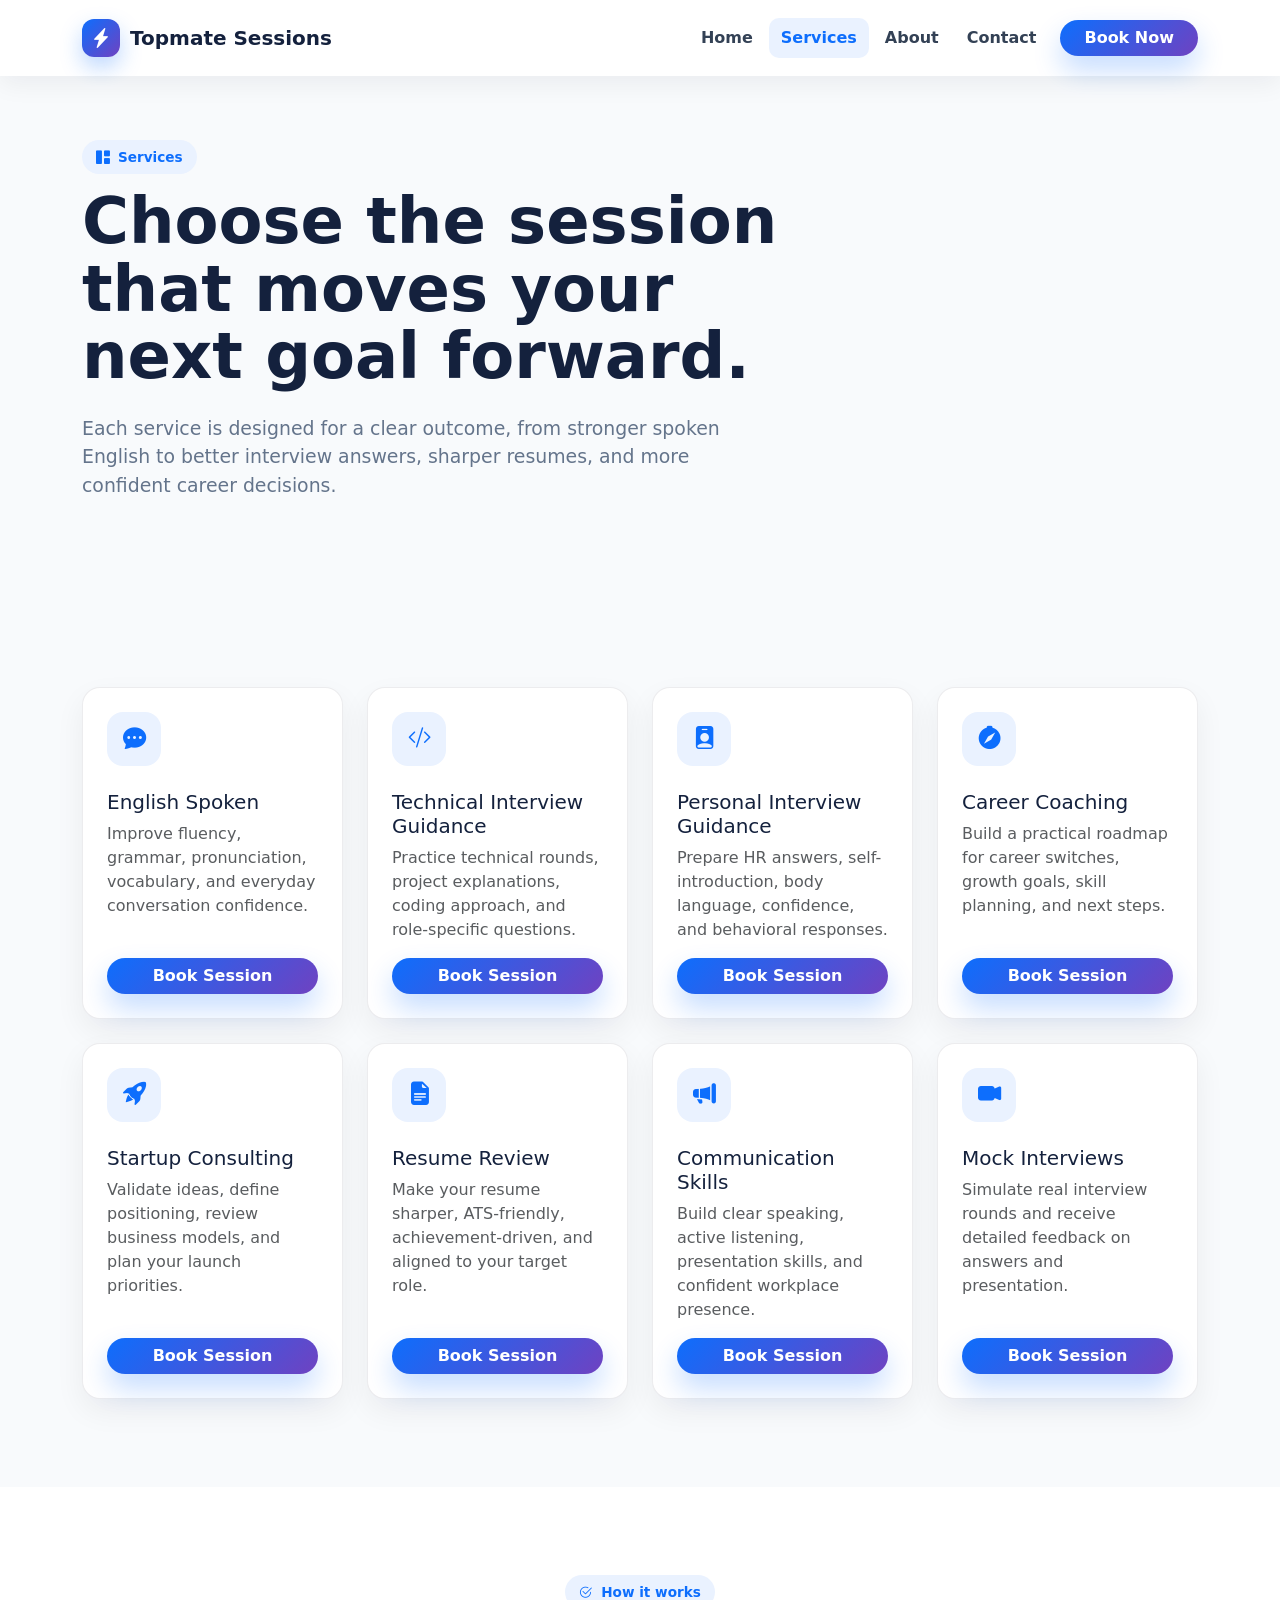
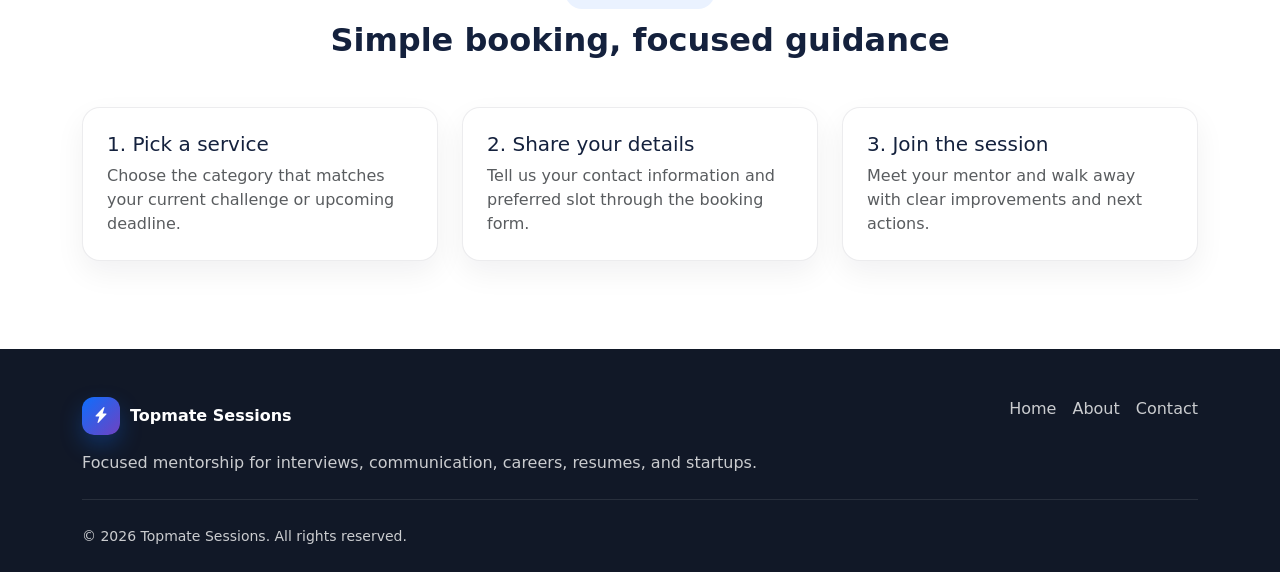
<file: Services.html>
<!DOCTYPE html>
<html lang="en">
<head>
  <meta charset="UTF-8">
  <meta name="viewport" content="width=device-width, initial-scale=1.0">
  <title>Topmate Sessions - Services</title>
  <link href="https://cdn.jsdelivr.net/npm/bootstrap@5.3.3/dist/css/bootstrap.min.css" rel="stylesheet">
  <link href="https://cdn.jsdelivr.net/npm/bootstrap-icons@1.11.3/font/bootstrap-icons.css" rel="stylesheet">
  <link href="assets/css/style.css" rel="stylesheet">
</head>
<body>
  <nav class="navbar navbar-expand-lg fixed-top">
    <div class="container">
      <a class="navbar-brand" href="Home.html"><span class="brand-mark"><i class="bi bi-lightning-charge-fill"></i></span>Topmate Sessions</a>
      <button class="navbar-toggler" type="button" data-bs-toggle="collapse" data-bs-target="#mainNav" aria-controls="mainNav" aria-expanded="false" aria-label="Toggle navigation"><span class="navbar-toggler-icon"></span></button>
      <div class="collapse navbar-collapse" id="mainNav">
        <ul class="navbar-nav ms-auto align-items-lg-center gap-lg-1 mt-3 mt-lg-0">
          <li class="nav-item"><a class="nav-link" href="Home.html">Home</a></li>
          <li class="nav-item"><a class="nav-link active" href="Services.html">Services</a></li>
          <li class="nav-item"><a class="nav-link" href="About.html">About</a></li>
          <li class="nav-item"><a class="nav-link" href="Contact.html">Contact</a></li>
          <li class="nav-item ms-lg-2"><button class="btn btn-gradient rounded-pill px-4 book-btn">Book Now</button></li>
        </ul>
      </div>
    </div>
  </nav>

  <header class="page-hero">
    <div class="container">
      <div class="reveal">
        <span class="section-eyebrow"><i class="bi bi-grid-1x2-fill"></i> Services</span>
        <h1>Choose the session that moves your next goal forward.</h1>
        <p class="mt-4">Each service is designed for a clear outcome, from stronger spoken English to better interview answers, sharper resumes, and more confident career decisions.</p>
      </div>
    </div>
  </header>

  <section class="section-padding">
    <div class="container">
      <div class="row g-4">
        <div class="col-md-6 col-xl-3 reveal">
          <div class="service-card p-4">
            <div class="icon-box soft mb-4"><i class="bi bi-chat-dots-fill"></i></div>
            <h5>English Spoken</h5>
            <p class="text-muted">Improve fluency, grammar, pronunciation, vocabulary, and everyday conversation confidence.</p>
            <!-- <div class="service-price mb-3">Rs.499</div> -->
            <button class="btn btn-gradient w-100 rounded-pill book-btn" data-service="English Spoken">Book Session</button>
          </div>
        </div>
        <div class="col-md-6 col-xl-3 reveal">
          <div class="service-card p-4">
            <div class="icon-box soft mb-4"><i class="bi bi-code-slash"></i></div>
            <h5>Technical Interview Guidance</h5>
            <p class="text-muted">Practice technical rounds, project explanations, coding approach, and role-specific questions.</p>
            <!-- <div class="service-price mb-3">Rs.999</div> -->
            <button class="btn btn-gradient w-100 rounded-pill book-btn" data-service="Technical Interview Guidance">Book Session</button>
          </div>
        </div>
        <div class="col-md-6 col-xl-3 reveal">
          <div class="service-card p-4">
            <div class="icon-box soft mb-4"><i class="bi bi-person-badge-fill"></i></div>
            <h5>Personal Interview Guidance</h5>
            <p class="text-muted">Prepare HR answers, self-introduction, body language, confidence, and behavioral responses.</p>
            <!-- <div class="service-price mb-3">Rs.799</div> -->
            <button class="btn btn-gradient w-100 rounded-pill book-btn" data-service="Personal Interview Guidance">Book Session</button>
          </div>
        </div>
        <div class="col-md-6 col-xl-3 reveal">
          <div class="service-card p-4">
            <div class="icon-box soft mb-4"><i class="bi bi-compass-fill"></i></div>
            <h5>Career Coaching</h5>
            <p class="text-muted">Build a practical roadmap for career switches, growth goals, skill planning, and next steps.</p>
            <!-- <div class="service-price mb-3">Rs.899</div> -->
            <button class="btn btn-gradient w-100 rounded-pill book-btn" data-service="Career Coaching">Book Session</button>
          </div>
        </div>
        <div class="col-md-6 col-xl-3 reveal">
          <div class="service-card p-4">
            <div class="icon-box soft mb-4"><i class="bi bi-rocket-takeoff-fill"></i></div>
            <h5>Startup Consulting</h5>
            <p class="text-muted">Validate ideas, define positioning, review business models, and plan your launch priorities.</p>
            <!-- <div class="service-price mb-3">Rs.1499</div> -->
            <button class="btn btn-gradient w-100 rounded-pill book-btn" data-service="Startup Consulting">Book Session</button>
          </div>
        </div>
        <div class="col-md-6 col-xl-3 reveal">
          <div class="service-card p-4">
            <div class="icon-box soft mb-4"><i class="bi bi-file-earmark-text-fill"></i></div>
            <h5>Resume Review</h5>
            <p class="text-muted">Make your resume sharper, ATS-friendly, achievement-driven, and aligned to your target role.</p>
            <!-- <div class="service-price mb-3">Rs.599</div> -->
            <button class="btn btn-gradient w-100 rounded-pill book-btn" data-service="Resume Review">Book Session</button>
          </div>
        </div>
        <div class="col-md-6 col-xl-3 reveal">
          <div class="service-card p-4">
            <div class="icon-box soft mb-4"><i class="bi bi-megaphone-fill"></i></div>
            <h5>Communication Skills</h5>
            <p class="text-muted">Build clear speaking, active listening, presentation skills, and confident workplace presence.</p>
            <!-- <div class="service-price mb-3">Rs.699</div> -->
            <button class="btn btn-gradient w-100 rounded-pill book-btn" data-service="Communication Skills">Book Session</button>
          </div>
        </div>
        <div class="col-md-6 col-xl-3 reveal">
          <div class="service-card p-4">
            <div class="icon-box soft mb-4"><i class="bi bi-camera-video-fill"></i></div>
            <h5>Mock Interviews</h5>
            <p class="text-muted">Simulate real interview rounds and receive detailed feedback on answers and presentation.</p>
            <!-- <div class="service-price mb-3">Rs.1099</div> -->
            <button class="btn btn-gradient w-100 rounded-pill book-btn" data-service="Mock Interviews">Book Session</button>
          </div>
        </div>
      </div>
    </div>
  </section>

  <section class="section-padding bg-white">
    <div class="container">
      <div class="text-center mb-5 reveal">
        <span class="section-eyebrow"><i class="bi bi-check2-circle"></i> How it works</span>
        <h2 class="section-title">Simple booking, focused guidance</h2>
      </div>
      <div class="row g-4">
        <div class="col-md-4 reveal"><div class="value-card p-4"><h5>1. Pick a service</h5><p class="text-muted mb-0">Choose the category that matches your current challenge or upcoming deadline.</p></div></div>
        <div class="col-md-4 reveal"><div class="value-card p-4"><h5>2. Share your details</h5><p class="text-muted mb-0">Tell us your contact information and preferred slot through the booking form.</p></div></div>
        <div class="col-md-4 reveal"><div class="value-card p-4"><h5>3. Join the session</h5><p class="text-muted mb-0">Meet your mentor and walk away with clear improvements and next actions.</p></div></div>
      </div>
    </div>
  </section>

  <footer class="footer pt-5 pb-4">
    <div class="container">
      <div class="d-flex flex-column flex-md-row justify-content-between gap-3">
        <div><a class="navbar-brand text-white" href="Home.html"><span class="brand-mark"><i class="bi bi-lightning-charge-fill"></i></span>Topmate Sessions</a><p class="mt-3 mb-0">Focused mentorship for interviews, communication, careers, resumes, and startups.</p></div>
        <div class="d-flex gap-3 align-items-start"><a href="Home.html">Home</a><a href="About.html">About</a><a href="Contact.html">Contact</a></div>
      </div>
      <hr class="border-secondary my-4">
      <small>&copy; 2026 Topmate Sessions. All rights reserved.</small>
    </div>
  </footer>

  <div class="modal fade" id="bookingModal" tabindex="-1" aria-labelledby="bookingModalLabel" aria-hidden="true">
    <div class="modal-dialog modal-dialog-centered modal-lg">
      <div class="modal-content">
        <div class="modal-header p-4"><div><h2 class="modal-title fs-4" id="bookingModalLabel">Book a Session</h2><p class="mb-0 opacity-75">Share your details and preferred schedule.</p></div><button type="button" class="btn-close btn-close-white" data-bs-dismiss="modal" aria-label="Close"></button></div>
        <form class="needs-validation" id="bookingForm" novalidate>
          <div class="modal-body p-4"><div class="row g-3">
            <div class="col-md-6"><label for="candidateName" class="form-label">Candidate Name</label><input type="text" class="form-control" id="candidateName" required><div class="invalid-feedback">Please enter your name.</div></div>
            <div class="col-md-6"><label for="emailAddress" class="form-label">Email Address</label><input type="email" class="form-control" id="emailAddress" required><div class="invalid-feedback">Please enter a valid email.</div></div>
            <div class="col-md-6"><label for="mobileNumber" class="form-label">Mobile Number</label><input type="tel" class="form-control" id="mobileNumber" pattern="[0-9]{10}" required><div class="invalid-feedback">Please enter a valid 10-digit mobile number.</div></div>
            <div class="col-md-6"><label for="selectedService" class="form-label">Select Service</label><select class="form-select" id="selectedService" required><option value="" selected disabled>Choose a service</option><option>English Spoken</option><option>Technical Interview Guidance</option><option>Personal Interview Guidance</option><option>Career Coaching</option><option>Startup Consulting</option><option>Resume Review</option><option>Communication Skills</option><option>Mock Interviews</option></select><div class="invalid-feedback">Please select a service.</div></div>
            <div class="col-md-6"><label for="preferredDate" class="form-label">Preferred Date</label><input type="date" class="form-control" id="preferredDate" required><div class="invalid-feedback">Please choose a date.</div></div>
            <div class="col-md-6"><label for="preferredTime" class="form-label">Preferred Time</label><input type="time" class="form-control" id="preferredTime" required><div class="invalid-feedback">Please choose a time.</div></div>
          </div></div>
          <div class="modal-footer border-0 px-4 pb-4"><button type="button" class="btn btn-light rounded-pill px-4" data-bs-dismiss="modal">Cancel</button><button type="submit" class="btn btn-gradient rounded-pill px-5">Submit Booking</button></div>
        </form>
      </div>
    </div>
  </div>
  <div class="position-fixed top-0 end-0 p-3" style="z-index: 1080"><div id="successToast" class="toast align-items-center text-bg-success border-0" role="alert" aria-live="assertive" aria-atomic="true"><div class="d-flex"><div class="toast-body"><i class="bi bi-check-circle-fill me-2"></i>Your booking request has been submitted successfully.</div><button type="button" class="btn-close btn-close-white me-2 m-auto" data-bs-dismiss="toast" aria-label="Close"></button></div></div></div>
  <script src="https://cdn.jsdelivr.net/npm/bootstrap@5.3.3/dist/js/bootstrap.bundle.min.js"></script>
  <script src="assets/js/main.js"></script>
</body>
</html>
</file>
<file: assets/css/style.css>
:root {
  --primary: #0d6efd;
  --secondary: #6f42c1;
  --accent: #0f766e;
  --bg: #f8fafc;
  --ink: #14213d;
  --muted: #64748b;
  --soft-blue: #eaf2ff;
  --soft-violet: #f1eaff;
  --soft-green: #e6f6f3;
  --line: rgba(15, 23, 42, 0.08);
  --shadow: 0 18px 45px rgba(20, 33, 61, 0.1);
}

* {
  box-sizing: border-box;
}

html {
  scroll-behavior: smooth;
  scroll-padding-top: 84px;
}

body {
  margin: 0;
  font-family: system-ui, -apple-system, BlinkMacSystemFont, "Segoe UI", sans-serif;
  color: var(--ink);
  background: var(--bg);
}

a {
  text-decoration: none;
}

.section-padding {
  padding: 88px 0;
}

.section-eyebrow {
  display: inline-flex;
  align-items: center;
  gap: 8px;
  padding: 7px 14px;
  margin-bottom: 14px;
  border-radius: 999px;
  color: var(--primary);
  background: var(--soft-blue);
  font-size: 0.85rem;
  font-weight: 700;
}

.section-title {
  max-width: 760px;
  margin: 0 auto 16px;
  font-weight: 800;
  line-height: 1.12;
}

.section-copy {
  max-width: 700px;
  margin: 0 auto;
  color: var(--muted);
  font-size: 1.05rem;
}

.navbar {
  padding: 14px 0;
  background: rgba(255, 255, 255, 0.9);
  backdrop-filter: blur(16px);
  box-shadow: 0 8px 24px rgba(15, 23, 42, 0.06);
}

.navbar-brand {
  display: inline-flex;
  align-items: center;
  gap: 10px;
  color: var(--ink);
  font-weight: 800;
}

.brand-mark {
  display: inline-grid;
  width: 38px;
  height: 38px;
  place-items: center;
  border-radius: 12px;
  color: #fff;
  background: linear-gradient(135deg, var(--primary), var(--secondary));
  box-shadow: 0 10px 22px rgba(13, 110, 253, 0.28);
}

.navbar .nav-link {
  color: #334155;
  font-weight: 600;
  padding: 8px 12px !important;
  border-radius: 10px;
  transition: color 0.25s ease, background 0.25s ease;
}

.navbar .nav-link:hover,
.navbar .nav-link.active {
  color: var(--primary);
  background: var(--soft-blue);
}

.btn-gradient {
  border: 0;
  color: #fff;
  font-weight: 700;
  background: linear-gradient(135deg, var(--primary), var(--secondary));
  box-shadow: 0 14px 28px rgba(13, 110, 253, 0.24);
  transition: transform 0.25s ease, box-shadow 0.25s ease;
}

.btn-gradient:hover {
  color: #fff;
  transform: translateY(-2px);
  box-shadow: 0 18px 34px rgba(111, 66, 193, 0.28);
}

.hero,
.page-hero {
  overflow: hidden;
  background:
    linear-gradient(90deg, rgba(248, 250, 252, 0.96), rgba(248, 250, 252, 0.72)),
    url("https://images.unsplash.com/photo-1552664730-d307ca884978?auto=format&fit=crop&w=1600&q=80") center/cover;
}

.hero {
  min-height: 92vh;
  display: flex;
  align-items: center;
  padding: 130px 0 80px;
}

.page-hero {
  padding: 140px 0 84px;
}

.hero h1,
.page-hero h1 {
  max-width: 760px;
  font-size: clamp(2.35rem, 5vw, 4.8rem);
  font-weight: 900;
  line-height: 1.05;
}

.hero p,
.page-hero p {
  max-width: 680px;
  color: var(--muted);
  font-size: 1.18rem;
}

.gradient-text {
  color: transparent;
  background: linear-gradient(135deg, var(--primary), var(--secondary));
  -webkit-background-clip: text;
  background-clip: text;
}

.hero-panel,
.glass-panel {
  position: relative;
  padding: 24px;
  border: 1px solid rgba(13, 110, 253, 0.1);
  border-radius: 24px;
  background: rgba(255, 255, 255, 0.86);
  box-shadow: var(--shadow);
  backdrop-filter: blur(18px);
}

.hero-panel {
  animation: floatUp 5s ease-in-out infinite;
}

.session-preview,
.info-tile {
  padding: 18px;
  border-radius: 18px;
  background: #fff;
  box-shadow: 0 14px 30px rgba(15, 23, 42, 0.08);
}

.session-avatar,
.icon-box {
  display: grid;
  place-items: center;
  color: #fff;
  background: linear-gradient(135deg, var(--primary), var(--secondary));
}

.session-avatar {
  width: 56px;
  height: 56px;
  border-radius: 18px;
  font-size: 1.45rem;
}

.icon-box {
  width: 54px;
  height: 54px;
  border-radius: 16px;
  font-size: 1.45rem;
}

.icon-box.soft {
  color: var(--primary);
  background: var(--soft-blue);
}

.metric-card {
  padding: 16px;
  border-radius: 18px;
  background: linear-gradient(135deg, var(--soft-blue), var(--soft-violet));
}

.service-card,
.feature-card,
.testimonial-card,
.pricing-card,
.value-card,
.contact-card,
.culture-card {
  height: 100%;
  border: 1px solid var(--line);
  border-radius: 18px;
  background: #fff;
  box-shadow: 0 12px 30px rgba(15, 23, 42, 0.06);
  transition: transform 0.28s ease, box-shadow 0.28s ease, border-color 0.28s ease;
}

.service-card {
  display: flex;
  flex-direction: column;
}

.service-card .book-btn {
  margin-top: auto;
}

.service-card:hover,
.feature-card:hover,
.testimonial-card:hover,
.pricing-card:hover,
.value-card:hover,
.contact-card:hover,
.culture-card:hover {
  transform: translateY(-6px);
  border-color: rgba(13, 110, 253, 0.28);
  box-shadow: var(--shadow);
}

.service-price {
  color: var(--secondary);
  font-size: 1.45rem;
  font-weight: 800;
}

.features-band {
  color: #fff;
  background:
    linear-gradient(135deg, rgba(13, 110, 253, 0.94), rgba(15, 118, 110, 0.94)),
    #0d6efd;
}

.features-band .section-eyebrow {
  color: #fff;
  background: rgba(255, 255, 255, 0.14);
}

.features-band .section-copy {
  color: rgba(255, 255, 255, 0.78);
}

.features-band .feature-card {
  color: var(--ink);
  background: rgba(255, 255, 255, 0.95);
}

.stat-band {
  color: #fff;
  background: #111827;
}

.stat-number {
  font-size: clamp(2rem, 4vw, 3.4rem);
  font-weight: 900;
}

.timeline-item {
  position: relative;
  padding-left: 34px;
}

.timeline-item::before {
  position: absolute;
  left: 0;
  top: 4px;
  width: 16px;
  height: 16px;
  content: "";
  border: 4px solid var(--primary);
  border-radius: 50%;
  background: #fff;
}

.map-frame {
  width: 100%;
  min-height: 360px;
  border: 0;
  border-radius: 18px;
  filter: saturate(0.95);
}

.footer {
  color: rgba(255, 255, 255, 0.78);
  background: #111827;
}

.footer a {
  color: rgba(255, 255, 255, 0.78);
  transition: color 0.25s ease;
}

.footer a:hover {
  color: #fff;
}

.social-link {
  width: 40px;
  height: 40px;
  display: inline-grid;
  place-items: center;
  border-radius: 12px;
  background: rgba(255, 255, 255, 0.1);
}

.modal-content {
  border: 0;
  border-radius: 24px;
  box-shadow: var(--shadow);
}

.modal-header {
  color: #fff;
  border: 0;
  border-radius: 24px 24px 0 0;
  background: linear-gradient(135deg, var(--primary), var(--secondary));
}

.form-control,
.form-select {
  min-height: 48px;
  border-radius: 14px;
}

.form-control:focus,
.form-select:focus {
  border-color: var(--primary);
  box-shadow: 0 0 0 0.22rem rgba(13, 110, 253, 0.13);
}

.admin-shell {
  min-height: 100vh;
  padding: 128px 0 72px;
  background: #f8fafc;
}

.admin-header {
  display: flex;
  align-items: flex-end;
  justify-content: space-between;
  gap: 24px;
}

.admin-header h1 {
  margin-bottom: 10px;
  font-size: clamp(2rem, 4vw, 3.4rem);
  font-weight: 900;
  line-height: 1.08;
}

.admin-header p {
  color: var(--muted);
}

.admin-stat,
.admin-panel {
  border: 1px solid var(--line);
  border-radius: 18px;
  background: #fff;
  box-shadow: 0 12px 30px rgba(15, 23, 42, 0.06);
}

.admin-stat {
  padding: 20px;
}

.admin-stat span {
  display: block;
  color: var(--muted);
  font-weight: 700;
}

.admin-stat strong {
  display: block;
  margin-top: 8px;
  font-size: 2rem;
  line-height: 1;
}

.admin-panel {
  padding: 22px;
}

.admin-panel-title {
  font-size: 1.15rem;
  font-weight: 800;
}

.admin-table {
  min-width: 980px;
  margin-bottom: 0;
}

.admin-table thead th {
  color: #475569;
  background: #f8fafc;
  font-size: 0.82rem;
  text-transform: uppercase;
  letter-spacing: 0.04em;
}

.admin-table th,
.admin-table td {
  padding: 14px 12px;
}

.reveal {
  opacity: 0;
  transform: translateY(22px);
  transition: opacity 0.7s ease, transform 0.7s ease;
}

.reveal.visible {
  opacity: 1;
  transform: translateY(0);
}

@keyframes floatUp {
  0%, 100% {
    transform: translateY(0);
  }

  50% {
    transform: translateY(-12px);
  }
}

@media (max-width: 991.98px) {
  .hero {
    min-height: auto;
    padding-top: 118px;
  }

  .hero-panel {
    margin-top: 36px;
  }

  .admin-header {
    align-items: stretch;
    flex-direction: column;
  }
}

@media (max-width: 575.98px) {
  .section-padding {
    padding: 64px 0;
  }

  .hero {
    padding-bottom: 62px;
  }

  .hero p,
  .page-hero p,
  .section-copy {
    font-size: 1rem;
  }

  .hero-actions .btn {
    width: 100%;
  }

  .hero-panel,
  .glass-panel {
    padding: 16px;
    border-radius: 18px;
  }
}
</file>
